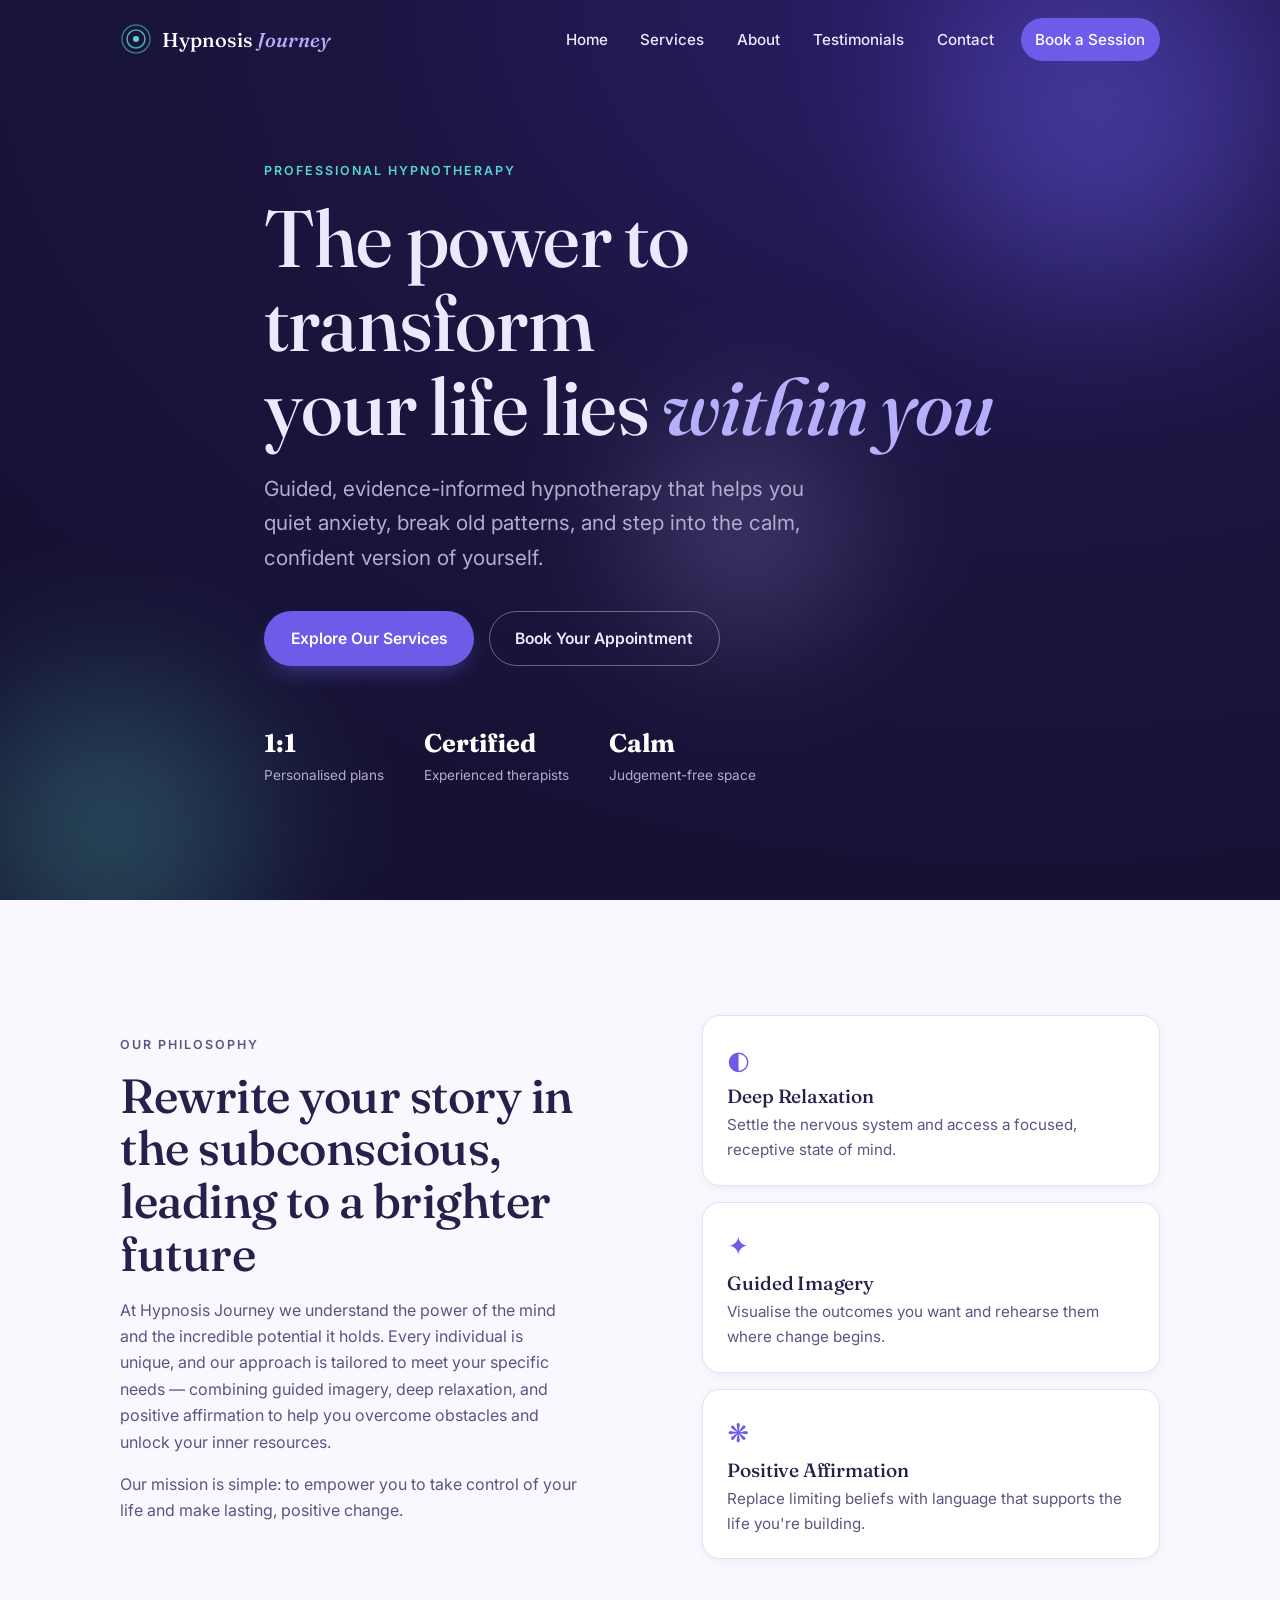
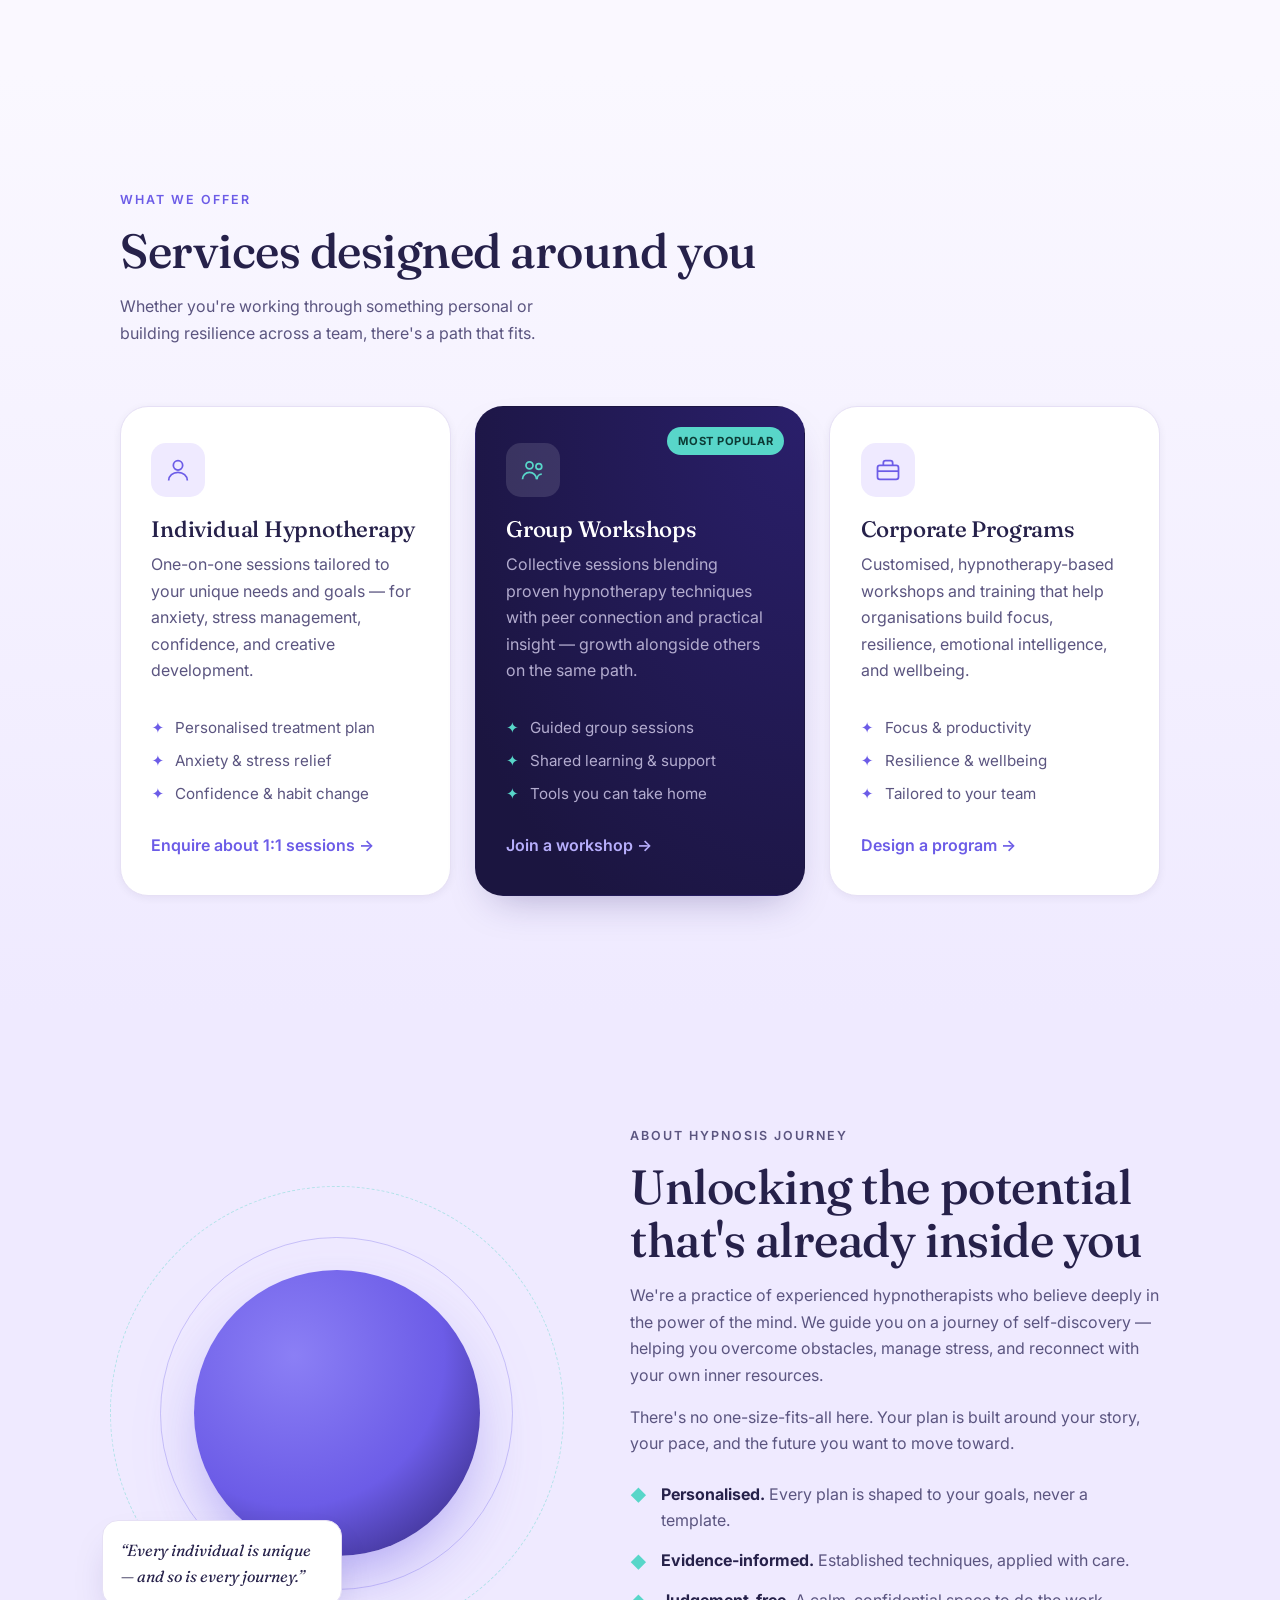
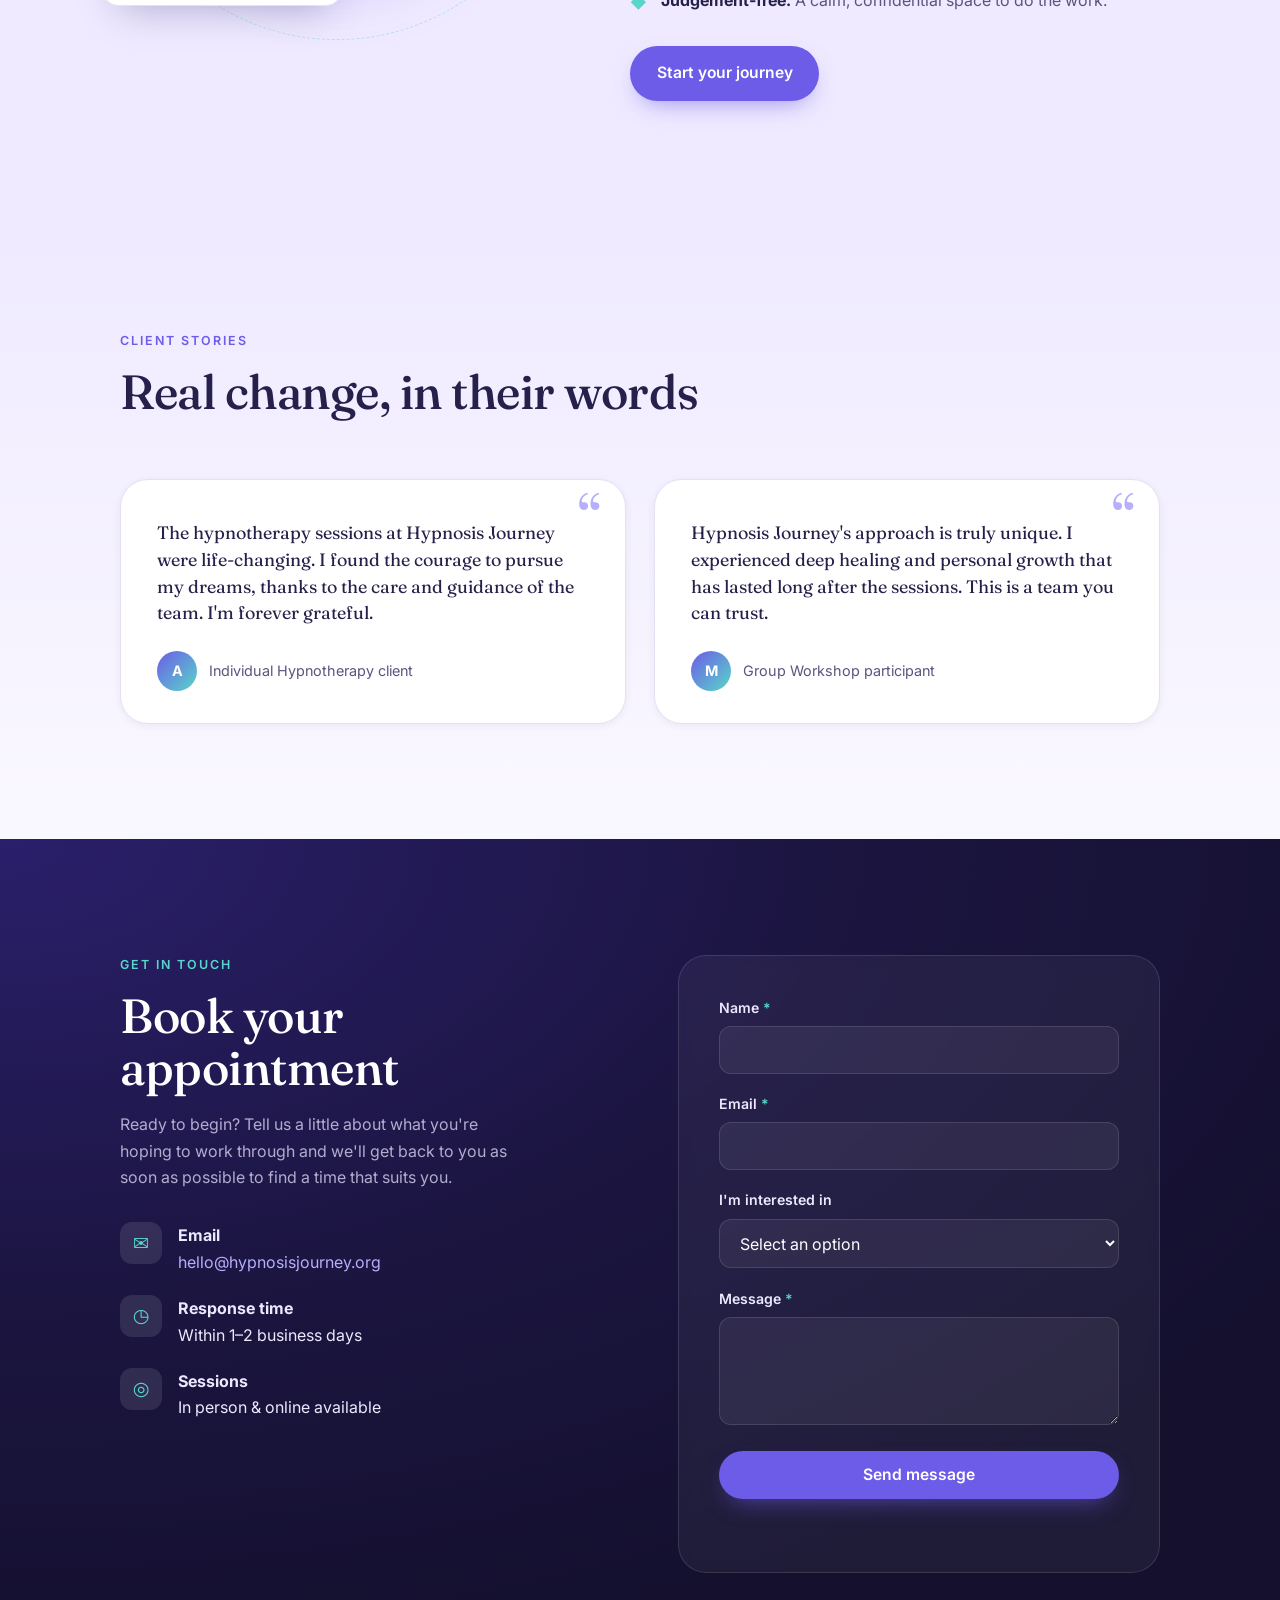
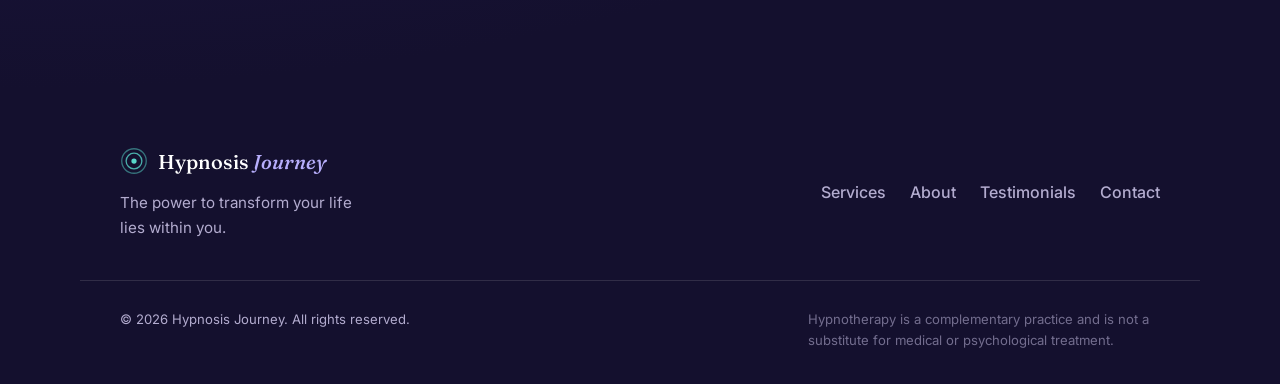
<file: index.html>
<!DOCTYPE html>
<html lang="en">
<head>
  <meta charset="UTF-8" />
  <meta name="viewport" content="width=device-width, initial-scale=1.0" />
  <title>Hypnosis Journey — Transform Your Life From Within</title>
  <meta name="description" content="Hypnosis Journey offers professional hypnotherapy for anxiety, stress, confidence, and personal transformation. Individual sessions, group workshops, and corporate programs." />
  <meta name="theme-color" content="#1a1440" />

  <!-- Open Graph -->
  <meta property="og:title" content="Hypnosis Journey — Transform Your Life From Within" />
  <meta property="og:description" content="Professional hypnotherapy for lasting personal transformation. The power to change your life lies within you." />
  <meta property="og:type" content="website" />

  <link rel="preconnect" href="https://fonts.googleapis.com" />
  <link rel="preconnect" href="https://fonts.gstatic.com" crossorigin />
  <link href="https://fonts.googleapis.com/css2?family=Fraunces:opsz,wght@9..144,400;9..144,500;9..144,600&family=Inter:wght@400;500;600;700&display=swap" rel="stylesheet" />

  <link rel="stylesheet" href="css/styles.css" />
  <link rel="icon" href="data:image/svg+xml,%3Csvg xmlns='http://www.w3.org/2000/svg' viewBox='0 0 32 32'%3E%3Ccircle cx='16' cy='16' r='14' fill='none' stroke='%238b7ff5' stroke-width='2'/%3E%3Ccircle cx='16' cy='16' r='8' fill='none' stroke='%2358d6c9' stroke-width='2'/%3E%3Ccircle cx='16' cy='16' r='2.5' fill='%238b7ff5'/%3E%3C/svg%3E" />
</head>
<body>
  <a class="skip-link" href="#main">Skip to content</a>

  <!-- Header -->
  <header class="site-header" id="site-header">
    <div class="container header-inner">
      <a href="#home" class="brand" aria-label="Hypnosis Journey home">
        <span class="brand-mark" aria-hidden="true">
          <svg viewBox="0 0 32 32" width="32" height="32">
            <circle cx="16" cy="16" r="14" fill="none" stroke="currentColor" stroke-width="1.5" opacity="0.5"/>
            <circle cx="16" cy="16" r="9" fill="none" stroke="currentColor" stroke-width="1.5" opacity="0.8"/>
            <circle cx="16" cy="16" r="3" fill="currentColor"/>
          </svg>
        </span>
        <span class="brand-name">Hypnosis <em>Journey</em></span>
      </a>

      <nav class="main-nav" aria-label="Primary">
        <button class="nav-toggle" aria-expanded="false" aria-controls="nav-list" aria-label="Open menu">
          <span></span><span></span><span></span>
        </button>
        <ul class="nav-list" id="nav-list">
          <li><a href="#home">Home</a></li>
          <li><a href="#services">Services</a></li>
          <li><a href="#about">About</a></li>
          <li><a href="#testimonials">Testimonials</a></li>
          <li><a href="#contact">Contact</a></li>
          <li><a href="#contact" class="btn btn-nav">Book a Session</a></li>
        </ul>
      </nav>
    </div>
  </header>

  <main id="main">
    <!-- Hero -->
    <section class="hero" id="home">
      <div class="hero-bg" aria-hidden="true">
        <div class="orb orb-1"></div>
        <div class="orb orb-2"></div>
        <div class="orb orb-3"></div>
      </div>
      <div class="container hero-inner">
        <p class="eyebrow reveal">Professional Hypnotherapy</p>
        <h1 class="hero-title reveal">The power to transform<br />your life lies <em>within you</em></h1>
        <p class="hero-lead reveal">Guided, evidence-informed hypnotherapy that helps you quiet anxiety, break old patterns, and step into the calm, confident version of yourself.</p>
        <div class="hero-actions reveal">
          <a href="#services" class="btn btn-primary">Explore Our Services</a>
          <a href="#contact" class="btn btn-ghost">Book Your Appointment</a>
        </div>
        <ul class="hero-stats reveal">
          <li><strong>1:1</strong><span>Personalised plans</span></li>
          <li><strong>Certified</strong><span>Experienced therapists</span></li>
          <li><strong>Calm</strong><span>Judgement-free space</span></li>
        </ul>
      </div>
      <div class="scroll-cue reveal" aria-hidden="true">
        <span></span>
      </div>
    </section>

    <!-- Intro / value strip -->
    <section class="section intro" id="approach">
      <div class="container intro-grid">
        <div class="intro-copy reveal">
          <p class="eyebrow">Our Philosophy</p>
          <h2 class="section-title">Rewrite your story in the subconscious, leading to a brighter future</h2>
          <p>At Hypnosis Journey we understand the power of the mind and the incredible potential it holds. Every individual is unique, and our approach is tailored to meet your specific needs — combining guided imagery, deep relaxation, and positive affirmation to help you overcome obstacles and unlock your inner resources.</p>
          <p>Our mission is simple: to empower you to take control of your life and make lasting, positive change.</p>
        </div>
        <ul class="pillars reveal">
          <li>
            <span class="pillar-icon" aria-hidden="true">◐</span>
            <h3>Deep Relaxation</h3>
            <p>Settle the nervous system and access a focused, receptive state of mind.</p>
          </li>
          <li>
            <span class="pillar-icon" aria-hidden="true">✦</span>
            <h3>Guided Imagery</h3>
            <p>Visualise the outcomes you want and rehearse them where change begins.</p>
          </li>
          <li>
            <span class="pillar-icon" aria-hidden="true">❋</span>
            <h3>Positive Affirmation</h3>
            <p>Replace limiting beliefs with language that supports the life you're building.</p>
          </li>
        </ul>
      </div>
    </section>

    <!-- Services -->
    <section class="section services" id="services">
      <div class="container">
        <div class="section-head reveal">
          <p class="eyebrow">What We Offer</p>
          <h2 class="section-title">Services designed around you</h2>
          <p class="section-sub">Whether you're working through something personal or building resilience across a team, there's a path that fits.</p>
        </div>

        <div class="cards">
          <article class="card reveal">
            <div class="card-icon" aria-hidden="true">
              <svg viewBox="0 0 24 24" fill="none" stroke="currentColor" stroke-width="1.5"><circle cx="12" cy="8" r="4"/><path d="M4 21c0-4 3.6-7 8-7s8 3 8 7"/></svg>
            </div>
            <h3>Individual Hypnotherapy</h3>
            <p>One-on-one sessions tailored to your unique needs and goals — for anxiety, stress management, confidence, and creative development.</p>
            <ul class="card-list">
              <li>Personalised treatment plan</li>
              <li>Anxiety &amp; stress relief</li>
              <li>Confidence &amp; habit change</li>
            </ul>
            <a href="#contact" class="card-link">Enquire about 1:1 sessions →</a>
          </article>

          <article class="card featured reveal">
            <span class="card-badge">Most Popular</span>
            <div class="card-icon" aria-hidden="true">
              <svg viewBox="0 0 24 24" fill="none" stroke="currentColor" stroke-width="1.5"><circle cx="9" cy="8" r="3"/><circle cx="17" cy="9" r="2.5"/><path d="M3 20c0-3.3 2.7-6 6-6s6 2.7 6 6"/><path d="M15.5 20c0-2.6 1.8-4.5 4-4.5"/></svg>
            </div>
            <h3>Group Workshops</h3>
            <p>Collective sessions blending proven hypnotherapy techniques with peer connection and practical insight — growth alongside others on the same path.</p>
            <ul class="card-list">
              <li>Guided group sessions</li>
              <li>Shared learning &amp; support</li>
              <li>Tools you can take home</li>
            </ul>
            <a href="#contact" class="card-link">Join a workshop →</a>
          </article>

          <article class="card reveal">
            <div class="card-icon" aria-hidden="true">
              <svg viewBox="0 0 24 24" fill="none" stroke="currentColor" stroke-width="1.5"><rect x="3" y="8" width="18" height="12" rx="2"/><path d="M8 8V6a2 2 0 0 1 2-2h4a2 2 0 0 1 2 2v2"/><path d="M3 13h18"/></svg>
            </div>
            <h3>Corporate Programs</h3>
            <p>Customised, hypnotherapy-based workshops and training that help organisations build focus, resilience, emotional intelligence, and wellbeing.</p>
            <ul class="card-list">
              <li>Focus &amp; productivity</li>
              <li>Resilience &amp; wellbeing</li>
              <li>Tailored to your team</li>
            </ul>
            <a href="#contact" class="card-link">Design a program →</a>
          </article>
        </div>
      </div>
    </section>

    <!-- About -->
    <section class="section about" id="about">
      <div class="container about-grid">
        <div class="about-visual reveal" aria-hidden="true">
          <div class="about-orb"></div>
          <div class="about-ring about-ring-1"></div>
          <div class="about-ring about-ring-2"></div>
          <blockquote class="floating-quote">
            “Every individual is unique — and so is every journey.”
          </blockquote>
        </div>
        <div class="about-copy reveal">
          <p class="eyebrow">About Hypnosis Journey</p>
          <h2 class="section-title">Unlocking the potential that's already inside you</h2>
          <p>We're a practice of experienced hypnotherapists who believe deeply in the power of the mind. We guide you on a journey of self-discovery — helping you overcome obstacles, manage stress, and reconnect with your own inner resources.</p>
          <p>There's no one-size-fits-all here. Your plan is built around your story, your pace, and the future you want to move toward.</p>
          <ul class="about-points">
            <li><strong>Personalised.</strong> Every plan is shaped to your goals, never a template.</li>
            <li><strong>Evidence-informed.</strong> Established techniques, applied with care.</li>
            <li><strong>Judgement-free.</strong> A calm, confidential space to do the work.</li>
          </ul>
          <a href="#contact" class="btn btn-primary">Start your journey</a>
        </div>
      </div>
    </section>

    <!-- Testimonials -->
    <section class="section testimonials" id="testimonials">
      <div class="container">
        <div class="section-head reveal">
          <p class="eyebrow">Client Stories</p>
          <h2 class="section-title">Real change, in their words</h2>
        </div>
        <div class="quotes">
          <figure class="quote reveal">
            <div class="quote-mark" aria-hidden="true">“</div>
            <blockquote>The hypnotherapy sessions at Hypnosis Journey were life-changing. I found the courage to pursue my dreams, thanks to the care and guidance of the team. I'm forever grateful.</blockquote>
            <figcaption>
              <span class="quote-avatar" aria-hidden="true">A</span>
              <span>Individual Hypnotherapy client</span>
            </figcaption>
          </figure>
          <figure class="quote reveal">
            <div class="quote-mark" aria-hidden="true">“</div>
            <blockquote>Hypnosis Journey's approach is truly unique. I experienced deep healing and personal growth that has lasted long after the sessions. This is a team you can trust.</blockquote>
            <figcaption>
              <span class="quote-avatar" aria-hidden="true">M</span>
              <span>Group Workshop participant</span>
            </figcaption>
          </figure>
        </div>
      </div>
    </section>

    <!-- CTA + Contact -->
    <section class="section contact" id="contact">
      <div class="container contact-grid">
        <div class="contact-intro reveal">
          <p class="eyebrow">Get in Touch</p>
          <h2 class="section-title">Book your appointment</h2>
          <p>Ready to begin? Tell us a little about what you're hoping to work through and we'll get back to you as soon as possible to find a time that suits you.</p>
          <ul class="contact-info">
            <li>
              <span class="ci-icon" aria-hidden="true">✉</span>
              <span><strong>Email</strong><br /><a href="mailto:hello@hypnosisjourney.org">hello@hypnosisjourney.org</a></span>
            </li>
            <li>
              <span class="ci-icon" aria-hidden="true">◷</span>
              <span><strong>Response time</strong><br />Within 1–2 business days</span>
            </li>
            <li>
              <span class="ci-icon" aria-hidden="true">◎</span>
              <span><strong>Sessions</strong><br />In person &amp; online available</span>
            </li>
          </ul>
        </div>

        <form class="contact-form reveal" id="contact-form" novalidate>
          <div class="field">
            <label for="name">Name <span aria-hidden="true">*</span></label>
            <input type="text" id="name" name="name" autocomplete="name" required />
          </div>
          <div class="field">
            <label for="email">Email <span aria-hidden="true">*</span></label>
            <input type="email" id="email" name="email" autocomplete="email" required />
          </div>
          <div class="field">
            <label for="service">I'm interested in</label>
            <select id="service" name="service">
              <option value="">Select an option</option>
              <option>Individual Hypnotherapy</option>
              <option>Group Workshops</option>
              <option>Corporate Programs</option>
              <option>Something else</option>
            </select>
          </div>
          <div class="field">
            <label for="message">Message <span aria-hidden="true">*</span></label>
            <textarea id="message" name="message" rows="4" required></textarea>
          </div>
          <button type="submit" class="btn btn-primary btn-block">Send message</button>
          <p class="form-status" id="form-status" role="status" aria-live="polite"></p>
        </form>
      </div>
    </section>
  </main>

  <!-- Footer -->
  <footer class="site-footer">
    <div class="container footer-inner">
      <div class="footer-brand">
        <a href="#home" class="brand">
          <span class="brand-mark" aria-hidden="true">
            <svg viewBox="0 0 32 32" width="28" height="28">
              <circle cx="16" cy="16" r="14" fill="none" stroke="currentColor" stroke-width="1.5" opacity="0.5"/>
              <circle cx="16" cy="16" r="9" fill="none" stroke="currentColor" stroke-width="1.5" opacity="0.8"/>
              <circle cx="16" cy="16" r="3" fill="currentColor"/>
            </svg>
          </span>
          <span class="brand-name">Hypnosis <em>Journey</em></span>
        </a>
        <p>The power to transform your life lies within you.</p>
      </div>
      <nav class="footer-nav" aria-label="Footer">
        <a href="#services">Services</a>
        <a href="#about">About</a>
        <a href="#testimonials">Testimonials</a>
        <a href="#contact">Contact</a>
      </nav>
    </div>
    <div class="container footer-bottom">
      <p>&copy; <span id="year">2026</span> Hypnosis Journey. All rights reserved.</p>
      <p class="footer-fine">Hypnotherapy is a complementary practice and is not a substitute for medical or psychological treatment.</p>
    </div>
  </footer>

  <script src="js/main.js" defer></script>
</body>
</html>
</file>
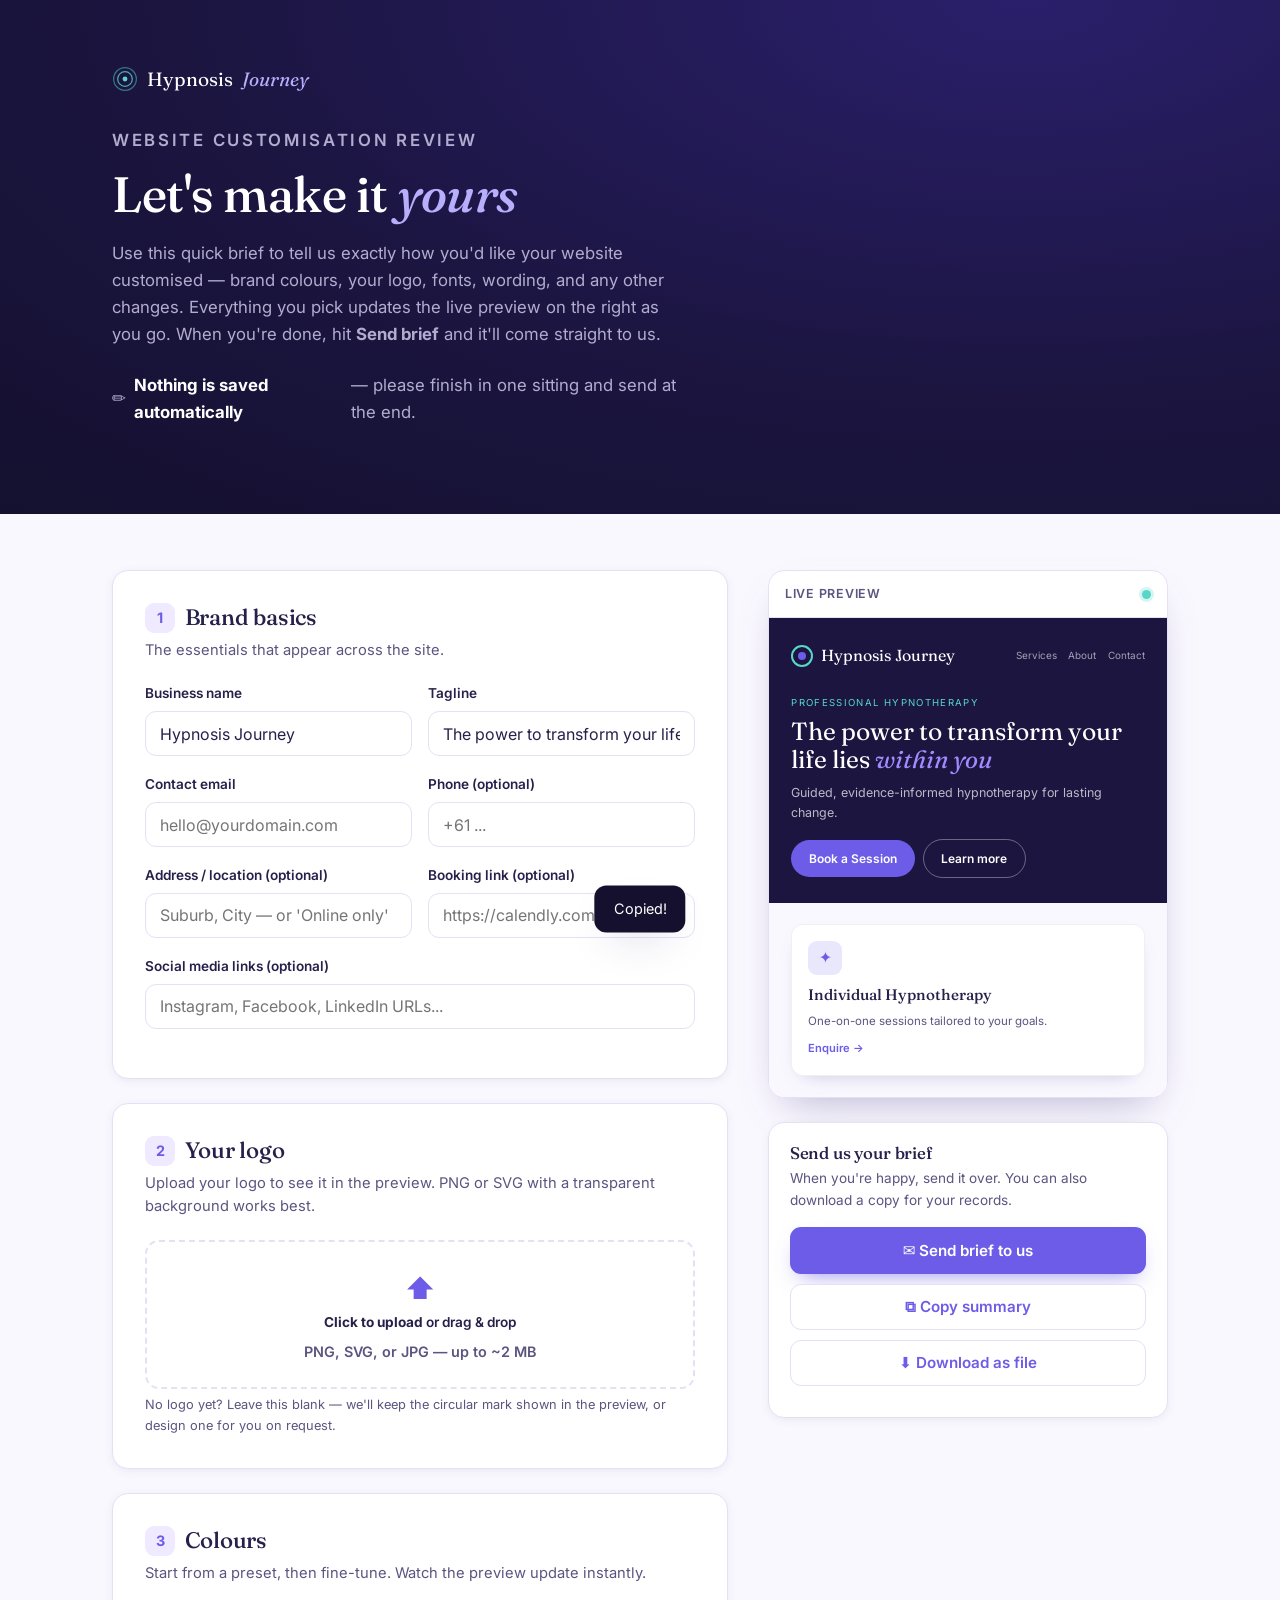
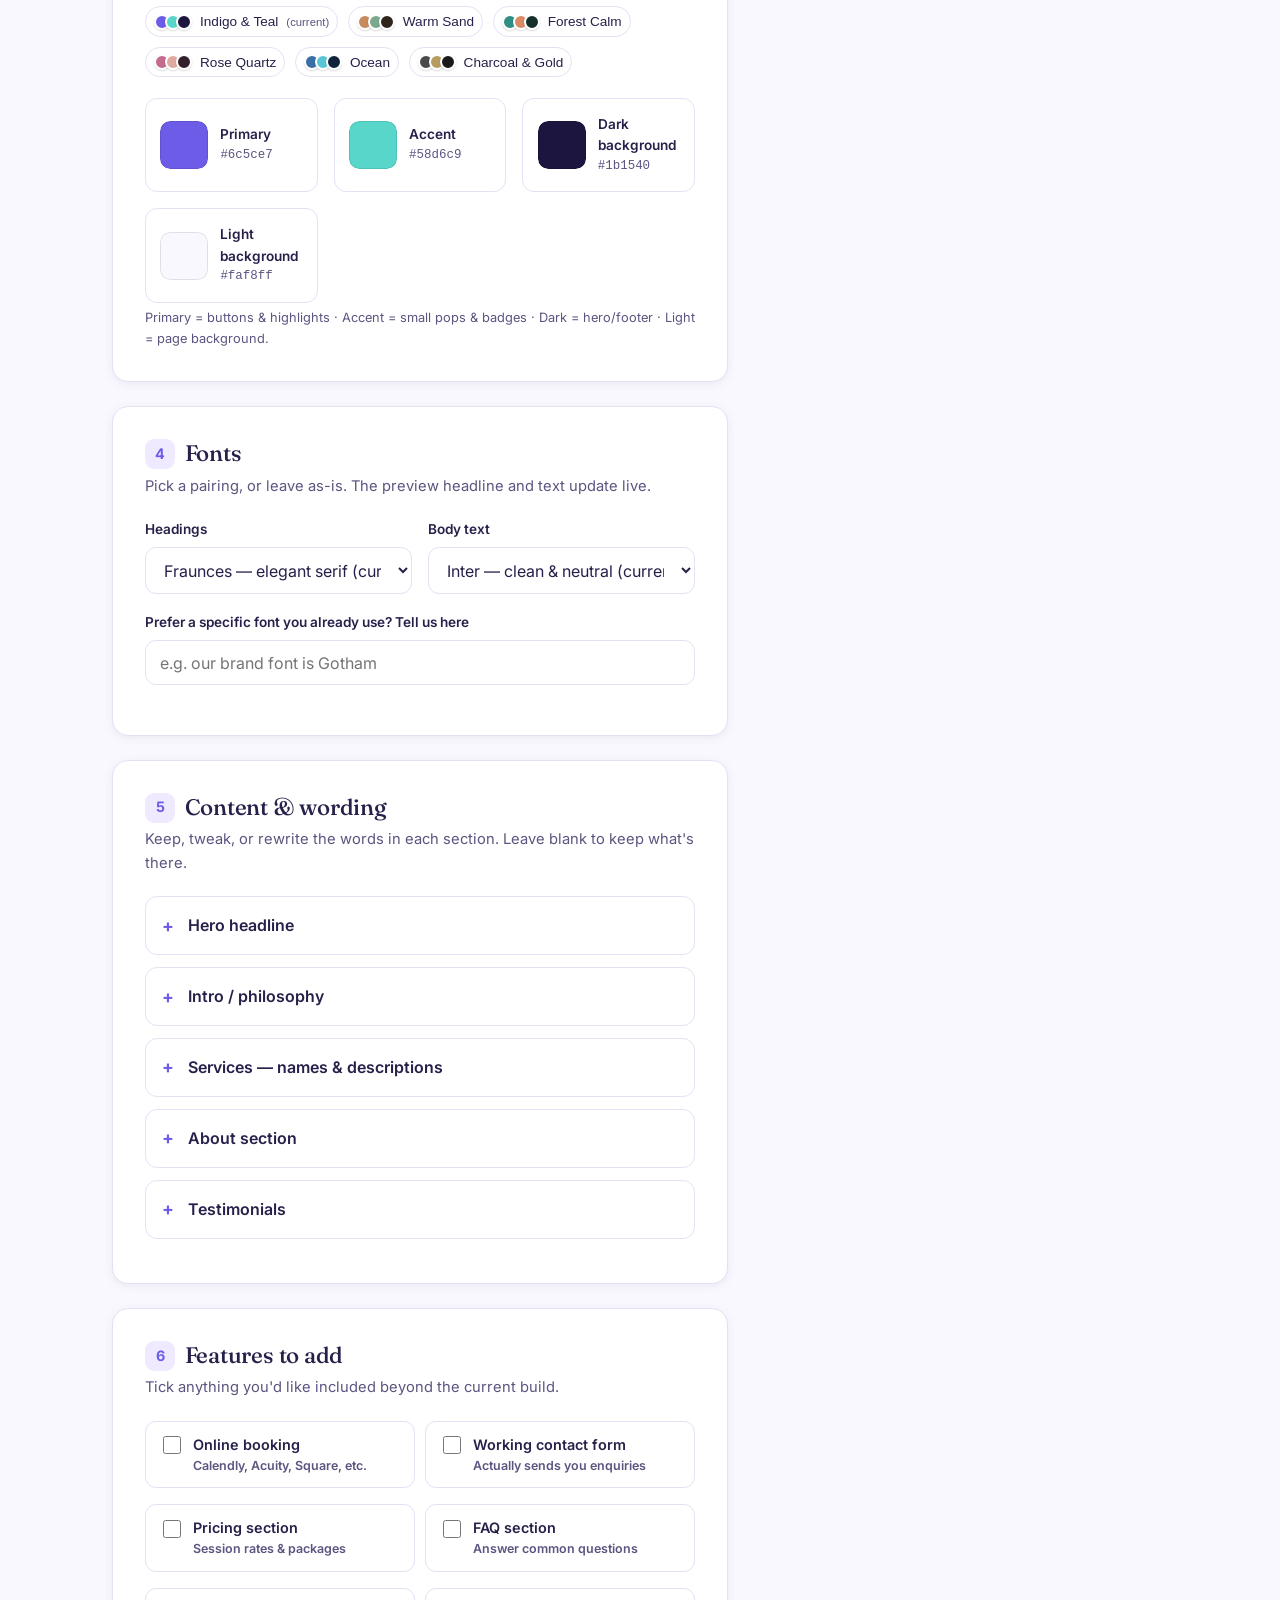
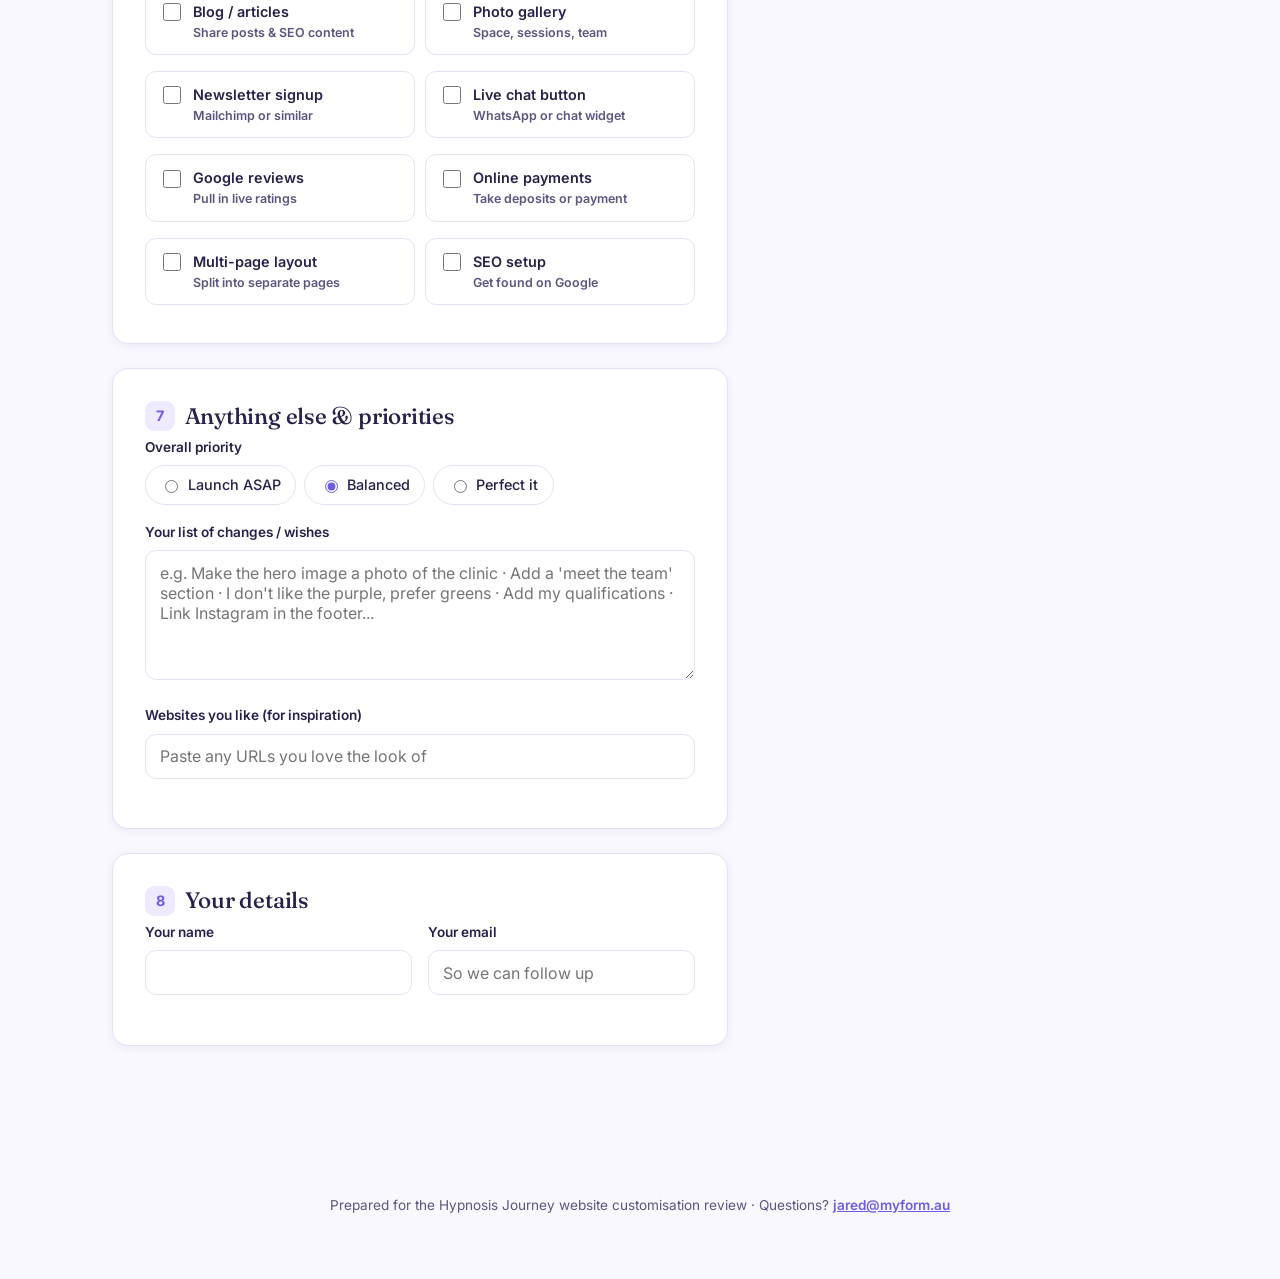
<file: customise.html>
<!DOCTYPE html>
<html lang="en">
<head>
<meta charset="UTF-8" />
<meta name="viewport" content="width=device-width, initial-scale=1.0" />
<title>Customisation Brief — Hypnosis Journey</title>
<meta name="description" content="Tell us how you'd like your Hypnosis Journey website customised — colours, logo, fonts, content, and any changes you'd like." />
<meta name="robots" content="noindex" />
<link rel="preconnect" href="https://fonts.googleapis.com" />
<link rel="preconnect" href="https://fonts.gstatic.com" crossorigin />
<link href="https://fonts.googleapis.com/css2?family=Fraunces:opsz,wght@9..144,400;9..144,500;9..144,600&family=Inter:wght@400;500;600;700&family=Poppins:wght@400;500;600&family=Lora:wght@400;500;600&family=Playfair+Display:wght@500;600&family=Space+Grotesk:wght@400;500;600&display=swap" rel="stylesheet" />
<link rel="icon" href="data:image/svg+xml,%3Csvg xmlns='http://www.w3.org/2000/svg' viewBox='0 0 32 32'%3E%3Ccircle cx='16' cy='16' r='14' fill='none' stroke='%238b7ff5' stroke-width='2'/%3E%3Ccircle cx='16' cy='16' r='8' fill='none' stroke='%2358d6c9' stroke-width='2'/%3E%3Ccircle cx='16' cy='16' r='2.5' fill='%238b7ff5'/%3E%3C/svg%3E" />
<style>
:root{
  --violet:#8b7ff5; --violet-600:#6c5ce7; --violet-300:#b7aefc; --teal:#58d6c9;
  --ink:#14102e; --ink-2:#1b1540; --lavender:#efeaff; --cream:#faf8ff; --paper:#fff;
  --text:#26214a; --text-soft:#5b5580; --border:#e6e0f5;
  --font-display:"Fraunces",Georgia,serif; --font-body:"Inter",system-ui,sans-serif;
  --radius:16px; --shadow-sm:0 2px 10px rgba(28,20,64,.07); --shadow-md:0 18px 40px -18px rgba(40,28,110,.35);
  /* live-preview tokens (updated by JS) */
  --p-primary:#6c5ce7; --p-accent:#58d6c9; --p-dark:#1b1540; --p-light:#faf8ff;
  --p-head:"Fraunces",serif; --p-body:"Inter",sans-serif;
}
*,*::before,*::after{box-sizing:border-box;}
body{margin:0;font-family:var(--font-body);color:var(--text);background:var(--cream);line-height:1.6;-webkit-font-smoothing:antialiased;}
h1,h2,h3{font-family:var(--font-display);font-weight:500;line-height:1.15;margin:0;letter-spacing:-.01em;}
h1 em{font-style:italic;color:var(--violet-600);}
a{color:var(--violet-600);}
.wrap{max-width:1120px;margin:0 auto;padding:0 clamp(1.1rem,4vw,2rem);}

/* Header */
.top{background:radial-gradient(120% 140% at 80% 0%,#2a1f6b,var(--ink-2) 55%,var(--ink));color:#ece9ff;padding:clamp(2.5rem,6vw,4rem) 0 clamp(3rem,7vw,4.5rem);}
.brand{display:inline-flex;align-items:center;gap:.55rem;font-family:var(--font-display);font-size:1.2rem;color:#fff;margin-bottom:2rem;}
.brand em{font-style:italic;color:var(--violet-300);}
.brand svg{color:var(--teal);}
.eyebrow{font-size:.75rem;font-weight:600;letter-spacing:.16em;text-transform:uppercase;color:var(--teal);margin:0 0 .8rem;}
.top h1{font-size:clamp(2rem,5vw,3.1rem);color:#fff;margin-bottom:1rem;}
.top h1 em{color:var(--violet-300);}
.top p{color:#b3accf;max-width:52ch;font-size:1.05rem;}
.progress-note{margin-top:1.5rem;font-size:.9rem;color:#b3accf;display:flex;align-items:center;gap:.5rem;}
.progress-note b{color:#fff;}

/* Layout */
.layout{display:grid;grid-template-columns:1fr 400px;gap:2.5rem;align-items:start;padding:clamp(2rem,5vw,3.5rem) 0 5rem;}
@media(max-width:960px){.layout{grid-template-columns:1fr;}}

/* Cards / sections */
.block{background:var(--paper);border:1px solid var(--border);border-radius:var(--radius);padding:clamp(1.3rem,3vw,2rem);box-shadow:var(--shadow-sm);margin-bottom:1.5rem;}
.block>h2{font-size:1.4rem;margin-bottom:.35rem;display:flex;align-items:center;gap:.6rem;}
.block-num{display:inline-grid;place-items:center;width:30px;height:30px;border-radius:9px;background:var(--lavender);color:var(--violet-600);font-family:var(--font-body);font-weight:700;font-size:.9rem;flex:none;}
.block>.hint{color:var(--text-soft);font-size:.92rem;margin:.1rem 0 1.3rem;}

label{display:block;font-size:.85rem;font-weight:600;margin:0 0 .4rem;}
.field{margin-bottom:1.1rem;}
.row{display:grid;grid-template-columns:1fr 1fr;gap:1rem;}
@media(max-width:560px){.row{grid-template-columns:1fr;}}
input[type=text],input[type=email],input[type=tel],input[type=url],textarea,select{
  width:100%;font-family:var(--font-body);font-size:1rem;color:var(--text);background:#fff;
  border:1px solid var(--border);border-radius:11px;padding:.72rem .9rem;transition:border-color .2s,box-shadow .2s;
}
textarea{resize:vertical;min-height:80px;}
input:focus,textarea:focus,select:focus{outline:none;border-color:var(--violet);box-shadow:0 0 0 3px rgba(139,127,245,.18);}
.help{font-size:.8rem;color:var(--text-soft);margin:.35rem 0 0;}

/* Colour pickers */
.swatch-grid{display:grid;grid-template-columns:repeat(auto-fit,minmax(150px,1fr));gap:1rem;}
.swatch{border:1px solid var(--border);border-radius:12px;padding:.9rem;display:flex;align-items:center;gap:.75rem;}
.swatch input[type=color]{-webkit-appearance:none;appearance:none;width:48px;height:48px;border:none;border-radius:10px;background:none;cursor:pointer;padding:0;flex:none;}
.swatch input[type=color]::-webkit-color-swatch-wrapper{padding:0;}
.swatch input[type=color]::-webkit-color-swatch{border:1px solid rgba(0,0,0,.1);border-radius:10px;}
.swatch .sw-label{font-weight:600;font-size:.85rem;}
.swatch .sw-hex{font-size:.78rem;color:var(--text-soft);font-family:ui-monospace,monospace;}

/* Palette presets */
.presets{display:flex;flex-wrap:wrap;gap:.6rem;margin-bottom:1.3rem;}
.preset{cursor:pointer;border:1px solid var(--border);background:#fff;border-radius:999px;padding:.4rem .5rem .4rem .5rem;display:inline-flex;align-items:center;gap:.5rem;font-size:.85rem;font-weight:500;color:var(--text);transition:border-color .2s,transform .15s;}
.preset:hover{border-color:var(--violet);transform:translateY(-1px);}
.preset .dots{display:inline-flex;}
.preset .dots i{width:16px;height:16px;border-radius:50%;display:block;margin-left:-5px;border:2px solid #fff;box-shadow:0 1px 2px rgba(0,0,0,.15);}
.preset .dots i:first-child{margin-left:0;}

/* Logo upload */
.uploader{border:2px dashed var(--border);border-radius:14px;padding:1.5rem;text-align:center;cursor:pointer;transition:border-color .2s,background .2s;}
.uploader:hover,.uploader.drag{border-color:var(--violet);background:var(--lavender);}
.uploader input{display:none;}
.uploader .up-icon{font-size:1.8rem;color:var(--violet-600);}
.uploader p{margin:.4rem 0 0;font-size:.9rem;color:var(--text-soft);}
.logo-preview{margin-top:1rem;display:none;align-items:center;gap:1rem;background:var(--lavender);border-radius:12px;padding:.8rem 1rem;}
.logo-preview.show{display:flex;}
.logo-preview img{max-height:52px;max-width:160px;background:#fff;border-radius:8px;padding:4px;}
.logo-preview .rm{margin-left:auto;background:none;border:none;color:var(--text-soft);cursor:pointer;font-size:.85rem;text-decoration:underline;}

/* Fonts */
.fontrow{display:grid;grid-template-columns:1fr 1fr;gap:1rem;}
@media(max-width:560px){.fontrow{grid-template-columns:1fr;}}

/* Content sections accordion */
.sec{border:1px solid var(--border);border-radius:12px;margin-bottom:.75rem;overflow:hidden;}
.sec>summary{cursor:pointer;padding:.9rem 1rem;font-weight:600;display:flex;align-items:center;gap:.6rem;list-style:none;}
.sec>summary::-webkit-details-marker{display:none;}
.sec>summary::before{content:"+";color:var(--violet-600);font-weight:700;font-size:1.1rem;width:1rem;}
.sec[open]>summary::before{content:"–";}
.sec .sec-body{padding:0 1rem 1rem;}
.orig{font-size:.85rem;color:var(--text-soft);background:var(--cream);border-left:3px solid var(--violet-300);padding:.5rem .75rem;border-radius:0 8px 8px 0;margin:0 0 .7rem;}

/* Checkbox grid */
.checks{display:grid;grid-template-columns:1fr 1fr;gap:.6rem;}
@media(max-width:560px){.checks{grid-template-columns:1fr;}}
.check{display:flex;gap:.6rem;align-items:flex-start;border:1px solid var(--border);border-radius:11px;padding:.7rem .8rem;cursor:pointer;transition:border-color .2s,background .2s;}
.check:hover{border-color:var(--violet-300);}
.check input{margin-top:.2rem;accent-color:var(--violet-600);width:18px;height:18px;flex:none;}
.check span{font-size:.9rem;}
.check small{display:block;color:var(--text-soft);font-size:.78rem;}

/* Priority radios */
.prio{display:flex;flex-wrap:wrap;gap:.5rem;}
.prio label{display:inline-flex;align-items:center;gap:.4rem;border:1px solid var(--border);border-radius:999px;padding:.45rem .9rem;cursor:pointer;font-weight:500;font-size:.9rem;margin:0;}
.prio input{accent-color:var(--violet-600);}

/* Sticky preview */
.preview-col{position:sticky;top:1.5rem;}
.preview-card{background:var(--paper);border:1px solid var(--border);border-radius:var(--radius);box-shadow:var(--shadow-md);overflow:hidden;}
.preview-card>.pv-head{padding:.8rem 1rem;border-bottom:1px solid var(--border);font-size:.78rem;font-weight:600;letter-spacing:.06em;text-transform:uppercase;color:var(--text-soft);display:flex;justify-content:space-between;align-items:center;}
.pv-dot{width:9px;height:9px;border-radius:50%;background:var(--teal);box-shadow:0 0 0 3px rgba(88,214,201,.25);}
.mock{background:var(--p-dark);color:#fff;padding:1.6rem 1.4rem;}
.mock-nav{display:flex;align-items:center;justify-content:space-between;margin-bottom:1.6rem;}
.mock-logo{display:flex;align-items:center;gap:.45rem;font-family:var(--p-head);font-size:1rem;}
.mock-logo img{max-height:26px;max-width:90px;}
.mock-logo .ml-ring{width:22px;height:22px;border:2px solid var(--p-accent);border-radius:50%;position:relative;flex:none;}
.mock-logo .ml-ring::after{content:"";position:absolute;inset:5px;border-radius:50%;background:var(--p-primary);}
.mock-nav .mn-links{display:flex;gap:.7rem;font-size:.62rem;color:rgba(255,255,255,.6);}
.mock-eyebrow{font-family:var(--p-body);font-size:.6rem;letter-spacing:.14em;text-transform:uppercase;color:var(--p-accent);margin-bottom:.5rem;}
.mock-h{font-family:var(--p-head);font-size:1.55rem;line-height:1.12;margin-bottom:.6rem;}
.mock-h em{font-style:italic;color:var(--p-primary);filter:brightness(1.5);}
.mock-p{font-family:var(--p-body);font-size:.78rem;color:rgba(255,255,255,.7);margin-bottom:1rem;}
.mock-btn{display:inline-block;font-family:var(--p-body);font-weight:600;font-size:.75rem;background:var(--p-primary);color:#fff;padding:.55rem 1.1rem;border-radius:999px;}
.mock-btn.ghost{background:transparent;border:1px solid rgba(255,255,255,.35);margin-left:.5rem;}
.mock-light{background:var(--p-light);padding:1.3rem 1.4rem;}
.mock-cardsample{background:#fff;border:1px solid rgba(0,0,0,.06);border-radius:12px;padding:1rem;box-shadow:0 8px 20px -12px rgba(40,28,110,.3);}
.mock-cardsample .mc-icon{width:34px;height:34px;border-radius:9px;background:color-mix(in srgb,var(--p-primary) 15%,#fff);color:var(--p-primary);display:grid;place-items:center;font-size:1rem;margin-bottom:.5rem;}
.mock-cardsample h4{font-family:var(--p-head);font-weight:500;font-size:.95rem;margin:0 0 .25rem;color:#26214a;}
.mock-cardsample p{font-family:var(--p-body);font-size:.72rem;color:#5b5580;margin:0;}
.mock-cardsample .tag{display:inline-block;margin-top:.6rem;font-family:var(--p-body);font-size:.7rem;font-weight:600;color:var(--p-primary);}

/* Actions */
.actions{background:var(--paper);border:1px solid var(--border);border-radius:var(--radius);box-shadow:var(--shadow-sm);padding:1.3rem;margin-top:1.5rem;}
.actions h3{font-size:1.05rem;margin-bottom:.3rem;}
.actions .hint{font-size:.85rem;color:var(--text-soft);margin:0 0 1rem;}
.btn{display:flex;width:100%;align-items:center;justify-content:center;gap:.5rem;font-family:var(--font-body);font-weight:600;font-size:.95rem;padding:.8rem 1.2rem;border-radius:11px;border:1px solid transparent;cursor:pointer;transition:transform .2s,box-shadow .2s,background .2s;margin-bottom:.6rem;}
.btn-primary{background:var(--violet-600);color:#fff;box-shadow:0 10px 22px -10px rgba(108,92,231,.7);}
.btn-primary:hover{transform:translateY(-2px);}
.btn-secondary{background:#fff;color:var(--violet-600);border-color:var(--border);}
.btn-secondary:hover{border-color:var(--violet);}
.toast{position:fixed;left:50%;bottom:1.5rem;transform:translate(-50%,120%);background:var(--ink);color:#fff;padding:.75rem 1.2rem;border-radius:12px;font-size:.9rem;box-shadow:var(--shadow-md);transition:transform .35s cubic-bezier(.22,.61,.36,1);z-index:50;}
.toast.show{transform:translate(-50%,0);}
:focus-visible{outline:3px solid var(--violet);outline-offset:2px;}
.foot{text-align:center;color:var(--text-soft);font-size:.85rem;padding:2rem 0 3rem;}
.foot a{font-weight:600;}
</style>
</head>
<body>

<header class="top">
  <div class="wrap">
    <span class="brand">
      <svg viewBox="0 0 32 32" width="26" height="26"><circle cx="16" cy="16" r="14" fill="none" stroke="currentColor" stroke-width="1.5" opacity=".5"/><circle cx="16" cy="16" r="9" fill="none" stroke="currentColor" stroke-width="1.5" opacity=".8"/><circle cx="16" cy="16" r="3" fill="currentColor"/></svg>
      Hypnosis <em>Journey</em>
    </span>
    <p class="eyebrow">Website Customisation Review</p>
    <h1>Let's make it <em>yours</em></h1>
    <p>Use this quick brief to tell us exactly how you'd like your website customised — brand colours, your logo, fonts, wording, and any other changes. Everything you pick updates the live preview on the right as you go. When you're done, hit <b>Send brief</b> and it'll come straight to us.</p>
    <p class="progress-note">✏️ <b>Nothing is saved automatically</b> — please finish in one sitting and send at the end.</p>
  </div>
</header>

<div class="wrap">
<div class="layout">

  <!-- FORM COLUMN -->
  <form id="brief" class="form-col">

    <!-- 1. Brand basics -->
    <section class="block">
      <h2><span class="block-num">1</span> Brand basics</h2>
      <p class="hint">The essentials that appear across the site.</p>
      <div class="row">
        <div class="field"><label for="bizname">Business name</label><input type="text" id="bizname" value="Hypnosis Journey" /></div>
        <div class="field"><label for="tagline">Tagline</label><input type="text" id="tagline" value="The power to transform your life lies within you" /></div>
      </div>
      <div class="row">
        <div class="field"><label for="email">Contact email</label><input type="email" id="email" placeholder="hello@yourdomain.com" /></div>
        <div class="field"><label for="phone">Phone (optional)</label><input type="tel" id="phone" placeholder="+61 ..." /></div>
      </div>
      <div class="row">
        <div class="field"><label for="address">Address / location (optional)</label><input type="text" id="address" placeholder="Suburb, City — or 'Online only'" /></div>
        <div class="field"><label for="booking">Booking link (optional)</label><input type="url" id="booking" placeholder="https://calendly.com/..." /></div>
      </div>
      <div class="field"><label for="socials">Social media links (optional)</label><input type="text" id="socials" placeholder="Instagram, Facebook, LinkedIn URLs..." /></div>
    </section>

    <!-- 2. Logo -->
    <section class="block">
      <h2><span class="block-num">2</span> Your logo</h2>
      <p class="hint">Upload your logo to see it in the preview. PNG or SVG with a transparent background works best.</p>
      <label class="uploader" id="drop" for="logo">
        <input type="file" id="logo" accept="image/*" />
        <div class="up-icon">⬆</div>
        <strong>Click to upload</strong> or drag &amp; drop
        <p>PNG, SVG, or JPG — up to ~2&nbsp;MB</p>
      </label>
      <div class="logo-preview" id="logoPrev">
        <img id="logoImg" alt="Your logo preview" />
        <div><strong id="logoName">logo.png</strong><br /><small style="color:var(--text-soft)">Looks good in the preview →</small></div>
        <button type="button" class="rm" id="logoRemove">Remove</button>
      </div>
      <p class="help">No logo yet? Leave this blank — we'll keep the circular mark shown in the preview, or design one for you on request.</p>
    </section>

    <!-- 3. Colours -->
    <section class="block">
      <h2><span class="block-num">3</span> Colours</h2>
      <p class="hint">Start from a preset, then fine-tune. Watch the preview update instantly.</p>
      <div class="presets" id="presets">
        <button type="button" class="preset" data-c="6c5ce7,58d6c9,1b1540,faf8ff"><span class="dots"><i style="background:#6c5ce7"></i><i style="background:#58d6c9"></i><i style="background:#1b1540"></i></span>Indigo &amp; Teal <small style="color:var(--text-soft)">(current)</small></button>
        <button type="button" class="preset" data-c="c98a5e,7ba88f,2e2419,fbf7f0"><span class="dots"><i style="background:#c98a5e"></i><i style="background:#7ba88f"></i><i style="background:#2e2419"></i></span>Warm Sand</button>
        <button type="button" class="preset" data-c="2f8f83,d98b64,15302c,f4f9f7"><span class="dots"><i style="background:#2f8f83"></i><i style="background:#d98b64"></i><i style="background:#15302c"></i></span>Forest Calm</button>
        <button type="button" class="preset" data-c="c56b8e,e0a9a0,32202a,fdf4f6"><span class="dots"><i style="background:#c56b8e"></i><i style="background:#e0a9a0"></i><i style="background:#32202a"></i></span>Rose Quartz</button>
        <button type="button" class="preset" data-c="3a6ea5,58c6d6,10233a,f2f8fc"><span class="dots"><i style="background:#3a6ea5"></i><i style="background:#58c6d6"></i><i style="background:#10233a"></i></span>Ocean</button>
        <button type="button" class="preset" data-c="4a4a4a,b89b5e,1a1a1a,f7f6f3"><span class="dots"><i style="background:#4a4a4a"></i><i style="background:#b89b5e"></i><i style="background:#1a1a1a"></i></span>Charcoal &amp; Gold</button>
      </div>
      <div class="swatch-grid">
        <div class="swatch"><input type="color" id="cPrimary" value="#6c5ce7" /><div><div class="sw-label">Primary</div><div class="sw-hex" id="hPrimary">#6c5ce7</div></div></div>
        <div class="swatch"><input type="color" id="cAccent" value="#58d6c9" /><div><div class="sw-label">Accent</div><div class="sw-hex" id="hAccent">#58d6c9</div></div></div>
        <div class="swatch"><input type="color" id="cDark" value="#1b1540" /><div><div class="sw-label">Dark background</div><div class="sw-hex" id="hDark">#1b1540</div></div></div>
        <div class="swatch"><input type="color" id="cLight" value="#faf8ff" /><div><div class="sw-label">Light background</div><div class="sw-hex" id="hLight">#faf8ff</div></div></div>
      </div>
      <p class="help">Primary = buttons &amp; highlights · Accent = small pops &amp; badges · Dark = hero/footer · Light = page background.</p>
    </section>

    <!-- 4. Fonts -->
    <section class="block">
      <h2><span class="block-num">4</span> Fonts</h2>
      <p class="hint">Pick a pairing, or leave as-is. The preview headline and text update live.</p>
      <div class="fontrow">
        <div class="field"><label for="fHead">Headings</label>
          <select id="fHead">
            <option value="Fraunces">Fraunces — elegant serif (current)</option>
            <option value="Playfair Display">Playfair Display — classic serif</option>
            <option value="Lora">Lora — soft, readable serif</option>
            <option value="Poppins">Poppins — modern geometric</option>
            <option value="Space Grotesk">Space Grotesk — contemporary</option>
            <option value="Inter">Inter — clean sans</option>
          </select>
        </div>
        <div class="field"><label for="fBody">Body text</label>
          <select id="fBody">
            <option value="Inter">Inter — clean &amp; neutral (current)</option>
            <option value="Poppins">Poppins — friendly geometric</option>
            <option value="Lora">Lora — warm serif</option>
            <option value="Space Grotesk">Space Grotesk — techy</option>
          </select>
        </div>
      </div>
      <div class="field"><label for="fontnote">Prefer a specific font you already use? Tell us here</label><input type="text" id="fontnote" placeholder="e.g. our brand font is Gotham" /></div>
    </section>

    <!-- 5. Content review -->
    <section class="block">
      <h2><span class="block-num">5</span> Content &amp; wording</h2>
      <p class="hint">Keep, tweak, or rewrite the words in each section. Leave blank to keep what's there.</p>

      <details class="sec"><summary>Hero headline</summary><div class="sec-body">
        <p class="orig">Current: “The power to transform your life lies within you”</p>
        <textarea id="cHero" placeholder="New headline (or leave blank to keep)"></textarea>
      </div></details>

      <details class="sec"><summary>Intro / philosophy</summary><div class="sec-body">
        <p class="orig">Current: “Rewrite your story in the subconscious, leading to a brighter future.”</p>
        <textarea id="cPhilo" placeholder="Changes to the philosophy wording..."></textarea>
      </div></details>

      <details class="sec"><summary>Services — names &amp; descriptions</summary><div class="sec-body">
        <p class="orig">Current: Individual Hypnotherapy · Group Workshops · Corporate Programs</p>
        <div class="field"><label for="sv1">Service 1</label><input type="text" id="sv1" placeholder="Name + short description" /></div>
        <div class="field"><label for="sv2">Service 2</label><input type="text" id="sv2" placeholder="Name + short description" /></div>
        <div class="field"><label for="sv3">Service 3</label><input type="text" id="sv3" placeholder="Name + short description" /></div>
        <div class="field"><label for="sv4">Add another service?</label><input type="text" id="sv4" placeholder="Name + short description" /></div>
      </div></details>

      <details class="sec"><summary>About section</summary><div class="sec-body">
        <p class="orig">Current: “A practice of experienced hypnotherapists…” Add your real bio, credentials, and photo here.</p>
        <textarea id="cAbout" placeholder="Your bio, qualifications, years of experience, approach..."></textarea>
      </div></details>

      <details class="sec"><summary>Testimonials</summary><div class="sec-body">
        <p class="orig">Currently 2 anonymous quotes. Add real client quotes (with permission) and names/initials.</p>
        <textarea id="cTesti" placeholder="Paste testimonials here, one per line..."></textarea>
      </div></details>
    </section>

    <!-- 6. Add-ons -->
    <section class="block">
      <h2><span class="block-num">6</span> Features to add</h2>
      <p class="hint">Tick anything you'd like included beyond the current build.</p>
      <div class="checks" id="addons">
        <label class="check"><input type="checkbox" value="Online booking / scheduling integration" /><span>Online booking<small>Calendly, Acuity, Square, etc.</small></span></label>
        <label class="check"><input type="checkbox" value="Working contact form (email delivery)" /><span>Working contact form<small>Actually sends you enquiries</small></span></label>
        <label class="check"><input type="checkbox" value="Pricing / packages section" /><span>Pricing section<small>Session rates &amp; packages</small></span></label>
        <label class="check"><input type="checkbox" value="FAQ section" /><span>FAQ section<small>Answer common questions</small></span></label>
        <label class="check"><input type="checkbox" value="Blog / articles" /><span>Blog / articles<small>Share posts &amp; SEO content</small></span></label>
        <label class="check"><input type="checkbox" value="Photo gallery" /><span>Photo gallery<small>Space, sessions, team</small></span></label>
        <label class="check"><input type="checkbox" value="Newsletter signup" /><span>Newsletter signup<small>Mailchimp or similar</small></span></label>
        <label class="check"><input type="checkbox" value="Live chat / WhatsApp button" /><span>Live chat button<small>WhatsApp or chat widget</small></span></label>
        <label class="check"><input type="checkbox" value="Google reviews / ratings" /><span>Google reviews<small>Pull in live ratings</small></span></label>
        <label class="check"><input type="checkbox" value="Payment / deposits online" /><span>Online payments<small>Take deposits or payment</small></span></label>
        <label class="check"><input type="checkbox" value="Multi-page site (separate pages)" /><span>Multi-page layout<small>Split into separate pages</small></span></label>
        <label class="check"><input type="checkbox" value="SEO & Google setup" /><span>SEO setup<small>Get found on Google</small></span></label>
      </div>
    </section>

    <!-- 7. Priorities & notes -->
    <section class="block">
      <h2><span class="block-num">7</span> Anything else &amp; priorities</h2>
      <div class="field">
        <label>Overall priority</label>
        <div class="prio" id="prio">
          <label><input type="radio" name="prio" value="Launch ASAP — go live quickly" /> Launch ASAP</label>
          <label><input type="radio" name="prio" value="Balanced — get it right, reasonable timeline" checked /> Balanced</label>
          <label><input type="radio" name="prio" value="Perfect it — take the time needed" /> Perfect it</label>
        </div>
      </div>
      <div class="field"><label for="changes">Your list of changes / wishes</label>
        <textarea id="changes" style="min-height:130px" placeholder="e.g. Make the hero image a photo of the clinic · Add a 'meet the team' section · I don't like the purple, prefer greens · Add my qualifications · Link Instagram in the footer..."></textarea>
      </div>
      <div class="field"><label for="inspo">Websites you like (for inspiration)</label><input type="text" id="inspo" placeholder="Paste any URLs you love the look of" /></div>
    </section>

    <!-- 8. Sign-off -->
    <section class="block">
      <h2><span class="block-num">8</span> Your details</h2>
      <div class="row">
        <div class="field"><label for="yourname">Your name</label><input type="text" id="yourname" /></div>
        <div class="field"><label for="youremail">Your email</label><input type="email" id="youremail" placeholder="So we can follow up" /></div>
      </div>
    </section>

  </form>

  <!-- PREVIEW COLUMN -->
  <aside class="preview-col">
    <div class="preview-card">
      <div class="pv-head"><span>Live preview</span><span class="pv-dot"></span></div>
      <div class="mock">
        <div class="mock-nav">
          <div class="mock-logo" id="mockLogo"><span class="ml-ring"></span><span id="mockName">Hypnosis Journey</span></div>
          <div class="mn-links"><span>Services</span><span>About</span><span>Contact</span></div>
        </div>
        <div class="mock-eyebrow">Professional Hypnotherapy</div>
        <div class="mock-h" id="mockH">The power to transform your life lies <em>within you</em></div>
        <div class="mock-p" id="mockP">Guided, evidence-informed hypnotherapy for lasting change.</div>
        <span class="mock-btn">Book a Session</span><span class="mock-btn ghost">Learn more</span>
      </div>
      <div class="mock-light">
        <div class="mock-cardsample">
          <div class="mc-icon">✦</div>
          <h4>Individual Hypnotherapy</h4>
          <p>One-on-one sessions tailored to your goals.</p>
          <span class="tag">Enquire →</span>
        </div>
      </div>
    </div>

    <div class="actions">
      <h3>Send us your brief</h3>
      <p class="hint">When you're happy, send it over. You can also download a copy for your records.</p>
      <button type="button" class="btn btn-primary" id="sendBtn">✉ Send brief to us</button>
      <button type="button" class="btn btn-secondary" id="copyBtn">⧉ Copy summary</button>
      <button type="button" class="btn btn-secondary" id="dlBtn">⬇ Download as file</button>
      <p class="help" id="logoReminder" style="display:none">📎 Don't forget to attach your logo file to the email — we can't receive uploads through this form.</p>
    </div>
  </aside>

</div>
</div>

<p class="foot">Prepared for the Hypnosis Journey website customisation review · Questions? <a href="mailto:jared@myform.au">jared@myform.au</a></p>

<div class="toast" id="toast">Copied!</div>

<script>
(function(){
  "use strict";
  var RECIPIENT = "jared@myform.au"; // where completed briefs are sent
  var $ = function(id){ return document.getElementById(id); };
  var root = document.documentElement;

  /* ---- Live colour + font preview ---- */
  var colourMap = { cPrimary:["--p-primary","hPrimary"], cAccent:["--p-accent","hAccent"], cDark:["--p-dark","hDark"], cLight:["--p-light","hLight"] };
  function applyColour(id){
    var el = $(id), m = colourMap[id];
    root.style.setProperty(m[0], el.value);
    $(m[1]).textContent = el.value;
  }
  Object.keys(colourMap).forEach(function(id){ $(id).addEventListener("input", function(){ applyColour(id); }); });

  /* Presets */
  document.querySelectorAll(".preset").forEach(function(btn){
    btn.addEventListener("click", function(){
      var c = btn.getAttribute("data-c").split(",");
      $("cPrimary").value = "#"+c[0]; $("cAccent").value = "#"+c[1]; $("cDark").value = "#"+c[2]; $("cLight").value = "#"+c[3];
      Object.keys(colourMap).forEach(applyColour);
    });
  });

  /* Fonts */
  function applyFonts(){
    var h = $("fHead").value, b = $("fBody").value;
    root.style.setProperty("--p-head", "'"+h+"', serif");
    root.style.setProperty("--p-body", "'"+b+"', sans-serif");
  }
  $("fHead").addEventListener("change", applyFonts);
  $("fBody").addEventListener("change", applyFonts);

  /* Text preview binding */
  $("bizname").addEventListener("input", function(){
    var v = this.value.trim() || "Hypnosis Journey";
    $("mockName").textContent = v;
  });
  $("tagline").addEventListener("input", function(){
    var v = this.value.trim();
    $("mockH").innerHTML = v ? v.replace(/(within you|yourself|you)$/i,"<em>$1</em>") : "The power to transform your life lies <em>within you</em>";
  });
  $("cHero").addEventListener("input", function(){
    var v = this.value.trim();
    if(v) $("mockH").innerHTML = v.replace(/(within you|yourself|you)$/i,"<em>$1</em>");
  });
  $("sv1").addEventListener("input", function(){
    var v = this.value.trim();
    if(v){ var parts = v.split(/[-–—:]/); document.querySelector(".mock-cardsample h4").textContent = parts[0].trim(); if(parts[1]) document.querySelector(".mock-cardsample p").textContent = parts.slice(1).join(" ").trim(); }
  });

  /* ---- Logo upload ---- */
  var logoData = null, logoFileName = "";
  function readLogo(file){
    if(!file || !/^image\//.test(file.type)) return;
    var r = new FileReader();
    r.onload = function(e){
      logoData = e.target.result; logoFileName = file.name;
      $("logoImg").src = logoData; $("logoName").textContent = file.name;
      $("logoPrev").classList.add("show");
      // preview: swap ring for the logo
      var ml = $("mockLogo");
      var existing = ml.querySelector("img");
      if(existing) existing.remove();
      var ring = ml.querySelector(".ml-ring"); if(ring) ring.style.display="none";
      var img = document.createElement("img"); img.src = logoData; img.alt="logo";
      ml.insertBefore(img, ml.firstChild);
      $("mockName").style.display = "none";
      $("logoReminder").style.display = "block";
    };
    r.readAsDataURL(file);
  }
  $("logo").addEventListener("change", function(){ readLogo(this.files[0]); });
  var drop = $("drop");
  ["dragenter","dragover"].forEach(function(ev){ drop.addEventListener(ev, function(e){ e.preventDefault(); drop.classList.add("drag"); }); });
  ["dragleave","drop"].forEach(function(ev){ drop.addEventListener(ev, function(e){ e.preventDefault(); drop.classList.remove("drag"); }); });
  drop.addEventListener("drop", function(e){ if(e.dataTransfer.files.length) readLogo(e.dataTransfer.files[0]); });
  $("logoRemove").addEventListener("click", function(){
    logoData=null; logoFileName="";
    $("logoPrev").classList.remove("show"); $("logo").value="";
    var ml=$("mockLogo"); var img=ml.querySelector("img"); if(img) img.remove();
    var ring=ml.querySelector(".ml-ring"); if(ring) ring.style.display="";
    $("mockName").style.display=""; $("logoReminder").style.display="none";
  });

  /* ---- Build the brief ---- */
  function val(id){ var e=$(id); return e ? e.value.trim() : ""; }
  function line(label, v){ return v ? "- **"+label+":** "+v+"\n" : ""; }
  function buildBrief(){
    var out = "# Website Customisation Brief — Hypnosis Journey\n\n";
    var who = val("yourname"), wm = val("youremail");
    if(who || wm) out += "_Submitted by "+(who||"—")+(wm?" ("+wm+")":"")+"_\n\n";

    out += "## 1. Brand basics\n";
    out += line("Business name", val("bizname"));
    out += line("Tagline", val("tagline"));
    out += line("Contact email", val("email"));
    out += line("Phone", val("phone"));
    out += line("Address / location", val("address"));
    out += line("Booking link", val("booking"));
    out += line("Social links", val("socials"));

    out += "\n## 2. Logo\n";
    out += logoFileName ? "- Logo provided: **"+logoFileName+"** (attached separately to the email)\n" : "- No logo uploaded — keep the current circular mark / design one for me.\n";

    out += "\n## 3. Colours\n";
    out += line("Primary", val("hPrimary")===""? $("cPrimary").value : $("cPrimary").value);
    out += "- **Primary:** "+$("cPrimary").value+"\n- **Accent:** "+$("cAccent").value+"\n- **Dark background:** "+$("cDark").value+"\n- **Light background:** "+$("cLight").value+"\n";

    out += "\n## 4. Fonts\n";
    out += "- **Headings:** "+$("fHead").value+"\n- **Body:** "+$("fBody").value+"\n";
    out += line("Preferred brand font", val("fontnote"));

    out += "\n## 5. Content & wording\n";
    out += line("Hero headline", val("cHero"));
    out += line("Philosophy", val("cPhilo"));
    ["sv1","sv2","sv3","sv4"].forEach(function(id,i){ out += line("Service "+(i+1), val(id)); });
    out += line("About", val("cAbout"));
    out += line("Testimonials", val("cTesti"));

    out += "\n## 6. Features to add\n";
    var adds = [];
    document.querySelectorAll("#addons input:checked").forEach(function(c){ adds.push(c.value); });
    out += adds.length ? adds.map(function(a){ return "- [x] "+a; }).join("\n")+"\n" : "- (none selected)\n";

    out += "\n## 7. Priorities & notes\n";
    var pr = document.querySelector("#prio input:checked");
    out += line("Priority", pr ? pr.value : "");
    out += line("Inspiration sites", val("inspo"));
    if(val("changes")) out += "\n**Change list / wishes:**\n\n"+val("changes")+"\n";

    return out;
  }

  /* ---- Actions ---- */
  var toast = $("toast");
  function showToast(msg){ toast.textContent = msg; toast.classList.add("show"); setTimeout(function(){ toast.classList.remove("show"); }, 2600); }

  $("copyBtn").addEventListener("click", function(){
    var text = buildBrief();
    if(navigator.clipboard){ navigator.clipboard.writeText(text).then(function(){ showToast("Brief copied to clipboard ✓"); }, fallbackCopy.bind(null,text)); }
    else fallbackCopy(text);
  });
  function fallbackCopy(text){
    var ta=document.createElement("textarea"); ta.value=text; document.body.appendChild(ta); ta.select();
    try{ document.execCommand("copy"); showToast("Brief copied ✓"); }catch(e){ showToast("Press Ctrl/Cmd+C to copy"); }
    document.body.removeChild(ta);
  }

  $("dlBtn").addEventListener("click", function(){
    var text = buildBrief();
    var name = (val("bizname")||"customisation").replace(/[^a-z0-9]+/gi,"-").toLowerCase();
    var blob = new Blob([text], {type:"text/markdown"});
    var a=document.createElement("a"); a.href=URL.createObjectURL(blob); a.download=name+"-brief.md";
    document.body.appendChild(a); a.click(); document.body.removeChild(a);
    showToast("Downloaded — keep a copy for your records ✓");
  });

  $("sendBtn").addEventListener("click", function(){
    var text = buildBrief();
    var subject = "Website customisation brief — "+(val("bizname")||"Hypnosis Journey");
    var body = text + (logoFileName ? "\n\n(Please remember to attach the logo file: "+logoFileName+")" : "");
    var href = "mailto:"+RECIPIENT+"?subject="+encodeURIComponent(subject)+"&body="+encodeURIComponent(body);
    if(href.length > 1900){
      // Too long for some mail clients — copy instead and open a blank email
      fallbackCopy(text);
      showToast("Brief copied — opening your email, just paste it in");
      window.location.href = "mailto:"+RECIPIENT+"?subject="+encodeURIComponent(subject);
    } else {
      window.location.href = href;
    }
    if(logoFileName) setTimeout(function(){ $("logoReminder").scrollIntoView({behavior:"smooth",block:"center"}); }, 300);
  });
})();
</script>
</body>
</html>
</file>
<file: css/styles.css>
/* =========================================================
   Hypnosis Journey — modern professional rebuild
   Design tokens
   ========================================================= */
:root {
  /* Palette — calming indigo/violet with a teal accent */
  --ink:        #14102e;   /* deepest background */
  --ink-2:      #1b1540;   /* raised surfaces on dark */
  --violet:     #8b7ff5;   /* primary brand */
  --violet-600: #6c5ce7;
  --violet-300: #b7aefc;
  --teal:       #58d6c9;   /* accent */
  --lavender:   #efeaff;   /* soft light bg */
  --cream:      #faf8ff;
  --paper:      #ffffff;

  --text:       #26214a;   /* body text on light */
  --text-soft:  #5b5580;
  --text-inv:   #ece9ff;   /* text on dark */
  --text-inv-soft: #b3accf;
  --border:     #e6e0f5;
  --border-dark: rgba(255,255,255,.12);

  /* Type */
  --font-display: "Fraunces", Georgia, serif;
  --font-body: "Inter", system-ui, -apple-system, "Segoe UI", sans-serif;

  /* Rhythm */
  --container: 1120px;
  --gutter: clamp(1.25rem, 4vw, 2.5rem);
  --radius: 18px;
  --radius-lg: 28px;
  --shadow-sm: 0 2px 8px rgba(28,20,64,.06);
  --shadow-md: 0 18px 40px -18px rgba(40,28,110,.35);
  --shadow-lg: 0 40px 80px -30px rgba(40,28,110,.45);

  --ease: cubic-bezier(.22,.61,.36,1);
}

/* =========================================================
   Reset & base
   ========================================================= */
*, *::before, *::after { box-sizing: border-box; }
html { scroll-behavior: smooth; -webkit-text-size-adjust: 100%; }
@media (prefers-reduced-motion: reduce) {
  html { scroll-behavior: auto; }
  *, *::before, *::after { animation-duration: .01ms !important; transition-duration: .01ms !important; }
}

body {
  margin: 0;
  font-family: var(--font-body);
  color: var(--text);
  background: var(--cream);
  line-height: 1.65;
  -webkit-font-smoothing: antialiased;
  text-rendering: optimizeLegibility;
  overflow-x: hidden;
}

img, svg { max-width: 100%; display: block; }
a { color: inherit; text-decoration: none; }

h1, h2, h3 { font-family: var(--font-display); font-weight: 500; line-height: 1.1; margin: 0; letter-spacing: -0.01em; }
h1 em, h2 em, .brand em { font-style: italic; color: var(--violet-600); }

p { margin: 0 0 1rem; }

.container { width: 100%; max-width: var(--container); margin-inline: auto; padding-inline: var(--gutter); }

.section { padding: clamp(4rem, 9vw, 7.5rem) 0; position: relative; }

.eyebrow {
  font-size: .78rem; font-weight: 600; letter-spacing: .16em; text-transform: uppercase;
  color: var(--violet-600); margin: 0 0 .9rem;
}
.section-title { font-size: clamp(1.9rem, 4.4vw, 3rem); margin-bottom: 1rem; }
.section-sub { color: var(--text-soft); max-width: 46ch; }
.section-head { max-width: 40rem; margin-bottom: clamp(2.5rem, 5vw, 3.75rem); }

.skip-link {
  position: absolute; left: -999px; top: 0; z-index: 200;
  background: var(--violet-600); color: #fff; padding: .6rem 1rem; border-radius: 0 0 10px 0;
}
.skip-link:focus { left: 0; }

:focus-visible { outline: 3px solid var(--violet); outline-offset: 3px; border-radius: 6px; }

/* =========================================================
   Buttons
   ========================================================= */
.btn {
  --btn-bg: var(--violet-600);
  display: inline-flex; align-items: center; justify-content: center; gap: .5rem;
  font-family: var(--font-body); font-weight: 600; font-size: .98rem;
  padding: .85rem 1.6rem; border-radius: 999px; border: 1px solid transparent;
  cursor: pointer; transition: transform .25s var(--ease), box-shadow .25s var(--ease), background .25s var(--ease), color .25s var(--ease);
  white-space: nowrap;
}
.btn-primary { background: var(--btn-bg); color: #fff; box-shadow: 0 10px 24px -10px rgba(108,92,231,.7); }
.btn-primary:hover { transform: translateY(-2px); box-shadow: 0 16px 30px -12px rgba(108,92,231,.8); }
.btn-ghost { background: transparent; color: var(--text-inv); border-color: rgba(255,255,255,.35); }
.btn-ghost:hover { background: rgba(255,255,255,.1); transform: translateY(-2px); }
.btn-block { width: 100%; }

/* =========================================================
   Header / nav
   ========================================================= */
.site-header {
  position: fixed; inset: 0 0 auto 0; z-index: 100;
  padding: 1.1rem 0;
  transition: background .3s var(--ease), box-shadow .3s var(--ease), padding .3s var(--ease);
}
.site-header.scrolled {
  background: rgba(250,248,255,.85);
  backdrop-filter: saturate(180%) blur(14px);
  -webkit-backdrop-filter: saturate(180%) blur(14px);
  box-shadow: var(--shadow-sm);
  padding: .7rem 0;
}
.header-inner { display: flex; align-items: center; justify-content: space-between; gap: 1rem; }

.brand { display: inline-flex; align-items: center; gap: .6rem; font-family: var(--font-display); font-size: 1.25rem; color: var(--text); }
.brand-mark { color: var(--violet-600); display: inline-flex; }
.brand-name { font-weight: 500; }
.site-header:not(.scrolled) .brand { color: #fff; }
.site-header:not(.scrolled) .brand em { color: var(--violet-300); }
.site-header:not(.scrolled) .brand-mark { color: var(--teal); }

.main-nav { display: flex; align-items: center; }
.nav-list { display: flex; align-items: center; gap: .35rem; list-style: none; margin: 0; padding: 0; }
.nav-list a { padding: .5rem .85rem; border-radius: 999px; font-weight: 500; font-size: .95rem; color: var(--text); transition: color .2s, background .2s; }
.nav-list a:hover { color: var(--violet-600); }
.site-header:not(.scrolled) .nav-list a { color: var(--text-inv); }
.site-header:not(.scrolled) .nav-list a:hover { color: #fff; background: rgba(255,255,255,.1); }

.btn-nav { background: var(--violet-600); color: #fff !important; margin-left: .5rem; }
.btn-nav:hover { background: var(--violet) !important; }

.nav-toggle { display: none; }

/* =========================================================
   Hero
   ========================================================= */
.hero {
  position: relative; min-height: 100svh; display: flex; align-items: center;
  background: radial-gradient(120% 120% at 80% 0%, #2a1f6b 0%, var(--ink-2) 45%, var(--ink) 100%);
  color: var(--text-inv); overflow: hidden; padding: 8rem 0 5rem;
}
.hero-bg { position: absolute; inset: 0; z-index: 0; }
.orb { position: absolute; border-radius: 50%; filter: blur(60px); opacity: .55; animation: float 14s var(--ease) infinite; }
.orb-1 { width: 520px; height: 520px; background: radial-gradient(circle, #6c5ce7, transparent 70%); top: -140px; right: -80px; }
.orb-2 { width: 460px; height: 460px; background: radial-gradient(circle, #58d6c9, transparent 70%); bottom: -160px; left: -120px; animation-delay: -5s; opacity: .35; }
.orb-3 { width: 340px; height: 340px; background: radial-gradient(circle, #b7aefc, transparent 70%); top: 40%; left: 45%; animation-delay: -9s; opacity: .3; }
@keyframes float { 0%,100% { transform: translate(0,0) scale(1); } 50% { transform: translate(20px,-30px) scale(1.08); } }

.hero-inner { position: relative; z-index: 1; max-width: 52rem; }
.hero .eyebrow { color: var(--teal); }
.hero-title { font-size: clamp(2.6rem, 7vw, 5rem); line-height: 1.05; margin-bottom: 1.5rem; }
.hero-title em { color: var(--violet-300); }
.hero-lead { font-size: clamp(1.05rem, 2vw, 1.3rem); color: var(--text-inv-soft); max-width: 42ch; margin-bottom: 2.25rem; }
.hero-actions { display: flex; flex-wrap: wrap; gap: .9rem; margin-bottom: 3.5rem; }

.hero-stats { display: flex; flex-wrap: wrap; gap: 2.5rem; list-style: none; margin: 0; padding: 0; }
.hero-stats li { display: flex; flex-direction: column; }
.hero-stats strong { font-family: var(--font-display); font-size: 1.6rem; color: #fff; }
.hero-stats span { font-size: .85rem; color: var(--text-inv-soft); }

.scroll-cue { position: absolute; bottom: 1.75rem; left: 50%; transform: translateX(-50%); z-index: 1; }
.scroll-cue span { display: block; width: 24px; height: 40px; border: 2px solid rgba(255,255,255,.4); border-radius: 14px; position: relative; }
.scroll-cue span::after { content: ""; position: absolute; top: 7px; left: 50%; transform: translateX(-50%); width: 4px; height: 8px; background: #fff; border-radius: 3px; animation: scrolldot 1.8s infinite; }
@keyframes scrolldot { 0% { opacity: 0; transform: translate(-50%,0); } 40% { opacity: 1; } 80% { opacity: 0; transform: translate(-50%,14px); } }

/* =========================================================
   Intro / philosophy
   ========================================================= */
.intro { background: var(--cream); }
.intro-grid { display: grid; grid-template-columns: 1.05fr .95fr; gap: clamp(2.5rem, 6vw, 5rem); align-items: center; }
.intro-copy p { color: var(--text-soft); max-width: 46ch; }
.intro-copy .section-title { color: var(--text); }

.pillars { list-style: none; margin: 0; padding: 0; display: grid; gap: 1rem; }
.pillars li {
  background: var(--paper); border: 1px solid var(--border); border-radius: var(--radius);
  padding: 1.4rem 1.5rem; box-shadow: var(--shadow-sm); transition: transform .3s var(--ease), box-shadow .3s var(--ease);
}
.pillars li:hover { transform: translateY(-4px); box-shadow: var(--shadow-md); }
.pillar-icon { font-size: 1.6rem; color: var(--violet-600); display: inline-block; margin-bottom: .35rem; }
.pillars h3 { font-size: 1.2rem; margin-bottom: .3rem; }
.pillars p { margin: 0; color: var(--text-soft); font-size: .95rem; }

/* =========================================================
   Services
   ========================================================= */
.services { background: linear-gradient(180deg, var(--cream), var(--lavender)); }
.cards { display: grid; grid-template-columns: repeat(3, 1fr); gap: 1.5rem; }
.card {
  position: relative; background: var(--paper); border: 1px solid var(--border);
  border-radius: var(--radius-lg); padding: 2.25rem 1.9rem; box-shadow: var(--shadow-sm);
  transition: transform .35s var(--ease), box-shadow .35s var(--ease), border-color .35s var(--ease);
  display: flex; flex-direction: column;
}
.card:hover { transform: translateY(-8px); box-shadow: var(--shadow-lg); border-color: var(--violet-300); }
.card.featured {
  background: radial-gradient(120% 120% at 100% 0%, #2a1f6b, var(--ink-2));
  color: var(--text-inv); border-color: transparent; box-shadow: var(--shadow-md);
}
.card.featured h3 { color: #fff; }
.card.featured p { color: var(--text-inv-soft); }
.card.featured .card-icon { background: rgba(255,255,255,.12); color: var(--teal); }
.card.featured .card-list li { color: var(--text-inv-soft); }
.card.featured .card-list li::before { color: var(--teal); }
.card.featured .card-link { color: var(--violet-300); }

.card-badge {
  position: absolute; top: 1.25rem; right: 1.25rem; background: var(--teal); color: #0c3b36;
  font-size: .7rem; font-weight: 700; letter-spacing: .05em; text-transform: uppercase;
  padding: .3rem .7rem; border-radius: 999px;
}
.card-icon {
  width: 54px; height: 54px; border-radius: 15px; display: grid; place-items: center;
  background: var(--lavender); color: var(--violet-600); margin-bottom: 1.25rem;
}
.card-icon svg { width: 28px; height: 28px; }
.card h3 { font-size: 1.4rem; margin-bottom: .6rem; }
.card > p { color: var(--text-soft); }
.card-list { list-style: none; margin: 1rem 0 1.6rem; padding: 0; display: grid; gap: .5rem; }
.card-list li { position: relative; padding-left: 1.5rem; font-size: .95rem; color: var(--text-soft); }
.card-list li::before { content: "✦"; position: absolute; left: 0; color: var(--violet-600); }
.card-link { margin-top: auto; font-weight: 600; color: var(--violet-600); transition: gap .2s, color .2s; }
.card-link:hover { color: var(--violet); }

/* =========================================================
   About
   ========================================================= */
.about { background: var(--lavender); }
.about-grid { display: grid; grid-template-columns: .9fr 1.1fr; gap: clamp(2.5rem, 6vw, 5rem); align-items: center; }
.about-copy p { color: var(--text-soft); }
.about-points { list-style: none; margin: 1.5rem 0 2rem; padding: 0; display: grid; gap: .85rem; }
.about-points li { padding-left: 1.9rem; position: relative; color: var(--text-soft); }
.about-points li::before { content: "◆"; position: absolute; left: 0; top: .1rem; color: var(--teal); }
.about-points strong { color: var(--text); }

.about-visual { position: relative; aspect-ratio: 1; max-width: 420px; margin-inline: auto; width: 100%; display: grid; place-items: center; }
.about-orb {
  width: 68%; aspect-ratio: 1; border-radius: 50%;
  background: radial-gradient(circle at 35% 30%, #8b7ff5, #6c5ce7 55%, #2a1f6b);
  box-shadow: 0 30px 70px -20px rgba(108,92,231,.6); animation: pulse 6s var(--ease) infinite;
}
@keyframes pulse { 0%,100% { transform: scale(1); } 50% { transform: scale(1.04); } }
.about-ring { position: absolute; border-radius: 50%; border: 1.5px solid rgba(108,92,231,.35); }
.about-ring-1 { inset: 8%; border-color: rgba(108,92,231,.3); animation: spin 30s linear infinite; }
.about-ring-2 { inset: -4%; border-color: rgba(88,214,201,.4); border-style: dashed; animation: spin 45s linear infinite reverse; }
@keyframes spin { to { transform: rotate(360deg); } }
.floating-quote {
  position: absolute; bottom: 4%; left: -6%; max-width: 15rem; margin: 0;
  background: var(--paper); border: 1px solid var(--border); border-radius: 16px;
  padding: 1rem 1.15rem; font-family: var(--font-display); font-size: 1rem; font-style: italic;
  color: var(--text); box-shadow: var(--shadow-md);
}

/* =========================================================
   Testimonials
   ========================================================= */
.testimonials { background: linear-gradient(180deg, var(--lavender), var(--cream)); }
.quotes { display: grid; grid-template-columns: repeat(2, 1fr); gap: 1.75rem; }
.quote {
  position: relative; background: var(--paper); border: 1px solid var(--border);
  border-radius: var(--radius-lg); padding: 2.5rem 2.25rem 2rem; box-shadow: var(--shadow-sm);
  margin: 0; transition: transform .3s var(--ease), box-shadow .3s var(--ease);
}
.quote:hover { transform: translateY(-4px); box-shadow: var(--shadow-md); }
.quote-mark { font-family: var(--font-display); font-size: 4rem; line-height: .6; color: var(--violet-300); position: absolute; top: 1.25rem; right: 1.5rem; }
.quote blockquote { margin: 0 0 1.5rem; font-size: 1.12rem; font-family: var(--font-display); color: var(--text); line-height: 1.5; }
.quote figcaption { display: flex; align-items: center; gap: .75rem; color: var(--text-soft); font-size: .9rem; }
.quote-avatar { width: 40px; height: 40px; border-radius: 50%; display: grid; place-items: center; font-weight: 700; color: #fff; background: linear-gradient(135deg, var(--violet-600), var(--teal)); }

/* =========================================================
   Contact
   ========================================================= */
.contact { background: radial-gradient(120% 100% at 0% 0%, #2a1f6b, var(--ink-2) 55%, var(--ink)); color: var(--text-inv); }
.contact-grid { display: grid; grid-template-columns: 1fr 1fr; gap: clamp(2.5rem, 6vw, 5rem); align-items: start; }
.contact .eyebrow { color: var(--teal); }
.contact .section-title { color: #fff; }
.contact-intro > p { color: var(--text-inv-soft); max-width: 40ch; }
.contact-info { list-style: none; margin: 2rem 0 0; padding: 0; display: grid; gap: 1.25rem; }
.contact-info li { display: flex; gap: 1rem; align-items: flex-start; }
.contact-info a { color: var(--violet-300); }
.contact-info a:hover { color: #fff; }
.ci-icon { width: 42px; height: 42px; flex: none; border-radius: 12px; display: grid; place-items: center; background: rgba(255,255,255,.1); color: var(--teal); font-size: 1.2rem; }

.contact-form { background: rgba(255,255,255,.05); border: 1px solid var(--border-dark); border-radius: var(--radius-lg); padding: clamp(1.75rem, 4vw, 2.5rem); backdrop-filter: blur(6px); }
.field { margin-bottom: 1.15rem; }
.field label { display: block; font-size: .88rem; font-weight: 600; margin-bottom: .45rem; color: var(--text-inv); }
.field label span { color: var(--teal); }
.field input, .field select, .field textarea {
  width: 100%; font-family: var(--font-body); font-size: 1rem; color: #fff;
  background: rgba(255,255,255,.06); border: 1px solid var(--border-dark); border-radius: 12px;
  padding: .8rem 1rem; transition: border-color .2s, background .2s;
}
.field textarea { resize: vertical; }
.field input::placeholder, .field textarea::placeholder { color: rgba(255,255,255,.4); }
.field input:focus, .field select:focus, .field textarea:focus { outline: none; border-color: var(--violet); background: rgba(255,255,255,.1); }
.field select option { color: #111; }
.field input.invalid, .field textarea.invalid { border-color: #ff8095; }
.form-status { margin: 1rem 0 0; font-size: .92rem; min-height: 1.2em; }
.form-status.success { color: var(--teal); }
.form-status.error { color: #ff9db0; }

/* =========================================================
   Footer
   ========================================================= */
.site-footer { background: var(--ink); color: var(--text-inv-soft); padding: 3.5rem 0 2rem; }
.footer-inner { display: flex; flex-wrap: wrap; justify-content: space-between; gap: 2rem; padding-bottom: 2.5rem; border-bottom: 1px solid var(--border-dark); }
.footer-brand .brand { color: #fff; margin-bottom: .75rem; }
.footer-brand .brand em { color: var(--violet-300); }
.footer-brand .brand-mark { color: var(--teal); }
.footer-brand p { max-width: 26ch; margin: 0; font-size: .95rem; }
.footer-nav { display: flex; flex-wrap: wrap; gap: 1.5rem; align-items: center; }
.footer-nav a { font-weight: 500; transition: color .2s; }
.footer-nav a:hover { color: #fff; }
.footer-bottom { display: flex; flex-wrap: wrap; justify-content: space-between; gap: .75rem; padding-top: 1.75rem; font-size: .82rem; }
.footer-bottom p { margin: 0; }
.footer-fine { color: rgba(179,172,207,.6); max-width: 44ch; }

/* =========================================================
   Reveal on scroll
   ========================================================= */
.reveal { opacity: 0; transform: translateY(24px); transition: opacity .7s var(--ease), transform .7s var(--ease); }
.reveal.in { opacity: 1; transform: none; }
@media (prefers-reduced-motion: reduce) { .reveal { opacity: 1; transform: none; } }

/* =========================================================
   Responsive
   ========================================================= */
@media (max-width: 940px) {
  .intro-grid, .about-grid, .contact-grid { grid-template-columns: 1fr; }
  .cards { grid-template-columns: 1fr; max-width: 460px; margin-inline: auto; }
  .quotes { grid-template-columns: 1fr; }
  .about-visual { order: -1; max-width: 320px; }
  .floating-quote { left: 0; }
}

@media (max-width: 720px) {
  .nav-toggle {
    display: inline-flex; flex-direction: column; justify-content: center; gap: 5px;
    width: 44px; height: 44px; background: transparent; border: 0; cursor: pointer; padding: 0;
  }
  .nav-toggle span { display: block; width: 24px; height: 2px; background: currentColor; border-radius: 2px; margin-inline: auto; transition: transform .3s var(--ease), opacity .2s; }
  .site-header:not(.scrolled) .nav-toggle { color: #fff; }
  .site-header.scrolled .nav-toggle { color: var(--text); }
  .nav-toggle[aria-expanded="true"] span:nth-child(1) { transform: translateY(7px) rotate(45deg); }
  .nav-toggle[aria-expanded="true"] span:nth-child(2) { opacity: 0; }
  .nav-toggle[aria-expanded="true"] span:nth-child(3) { transform: translateY(-7px) rotate(-45deg); }

  .nav-list {
    position: fixed; inset: 0 0 0 auto; width: min(78vw, 320px);
    flex-direction: column; align-items: stretch; justify-content: center; gap: .5rem;
    background: var(--ink-2); padding: 2rem; transform: translateX(100%);
    transition: transform .35s var(--ease); box-shadow: -20px 0 60px rgba(0,0,0,.4);
  }
  .nav-list.open { transform: translateX(0); }
  .nav-list a { color: var(--text-inv) !important; font-size: 1.1rem; padding: .75rem 1rem; }
  .btn-nav { margin: .5rem 0 0; text-align: center; }
  .hero-stats { gap: 1.5rem 2rem; }
}
</file>
